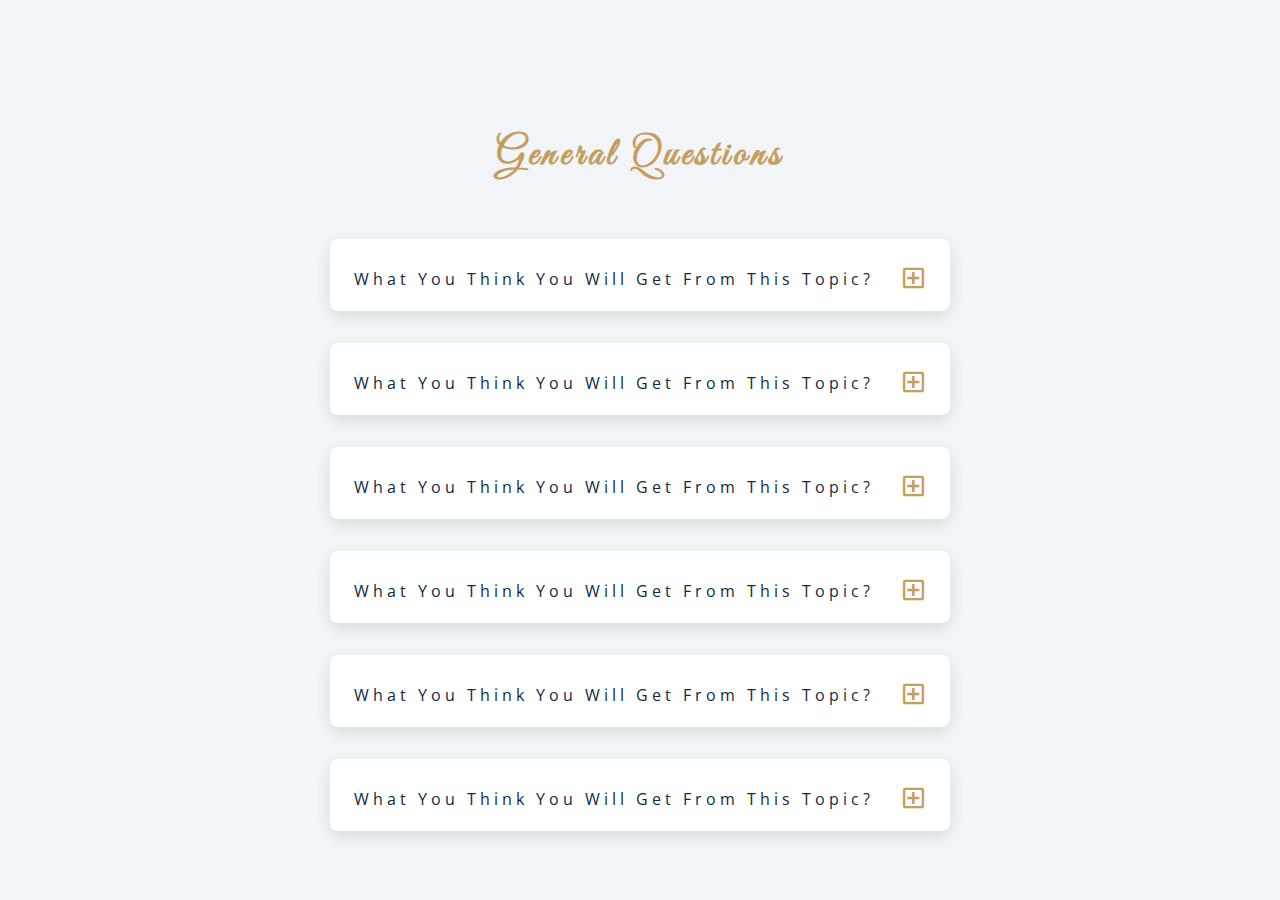
<file: ask-question-07/index.html>
<!DOCTYPE html>
<html lang="en">
  <head>
    <meta charset="UTF-8" />
    <meta name="viewport" content="width=device-width, initial-scale=1.0" />
    <title>Q & A</title>
    <!-- font-awesome -->
    <link
      rel="stylesheet"
      href="https://cdnjs.cloudflare.com/ajax/libs/font-awesome/5.14.0/css/all.min.css"
    />
    <!-- extra fonts -->
    <link
      href="https://fonts.googleapis.com/css?family=Great+Vibes&display=swap"
      rel="stylesheet"
    />
    <!-- styles -->
    <link rel="stylesheet" href="styles.css" />
  </head>
  <body>
    <section class="questions">
      <div class="title">
        <h2>general questions</h2>
      </div>
      <div class="section-center">
        <article class="question">
          <div class="question-title">
            <p>what you think you will get from this topic?</p>
            <button class="question-btn" type="button">
              <span class="plus-icon"><i class="far fa-plus-square"></i></span>
              <span class="minus-icon"><i class="far fa-minus-square"></i></span>
            </button>
          </div>
          <div class="question-text">
            <p>Lorem ipsum dolor sit amet consectetur adipisicing elit.
              Ducimus fugit voluptate voluptatum incidunt iusto, 
              libero quidem voluptatem eaque expedita sapiente.
            </p>
          </div>
        </article>
        <article class="question">
          <div class="question-title">
            <p>what you think you will get from this topic?</p>
            <button class="question-btn" type="button">
              <span class="plus-icon"><i class="far fa-plus-square"></i></span>
              <span class="minus-icon"><i class="far fa-minus-square"></i></span>
            </button>
          </div>
          <div class="question-text">
            <p>Lorem ipsum dolor sit amet consectetur adipisicing elit.
              Ducimus fugit voluptate voluptatum incidunt iusto, 
              libero quidem voluptatem eaque expedita sapiente.
            </p>
          </div>
        </article>
        <article class="question">
          <div class="question-title">
            <p>what you think you will get from this topic?</p>
            <button class="question-btn" type="button">
              <span class="plus-icon"><i class="far fa-plus-square"></i></span>
              <span class="minus-icon"><i class="far fa-minus-square"></i></span>
            </button>
          </div>
          <div class="question-text">
            <p>Lorem ipsum dolor sit amet consectetur adipisicing elit.
              Ducimus fugit voluptate voluptatum incidunt iusto, 
              libero quidem voluptatem eaque expedita sapiente.
            </p>
          </div>
        </article>
        <article class="question">
          <div class="question-title">
            <p>what you think you will get from this topic?</p>
            <button class="question-btn" type="button">
              <span class="plus-icon"><i class="far fa-plus-square"></i></span>
              <span class="minus-icon"><i class="far fa-minus-square"></i></span>
            </button>
          </div>
          <div class="question-text">
            <p>Lorem ipsum dolor sit amet consectetur adipisicing elit.
              Ducimus fugit voluptate voluptatum incidunt iusto, 
              libero quidem voluptatem eaque expedita sapiente.
            </p>
          </div>
        </article>
        <article class="question">
          <div class="question-title">
            <p>what you think you will get from this topic?</p>
            <button class="question-btn" type="button">
              <span class="plus-icon"><i class="far fa-plus-square"></i></span>
              <span class="minus-icon"><i class="far fa-minus-square"></i></span>
            </button>
          </div>
          <div class="question-text">
            <p>Lorem ipsum dolor sit amet consectetur adipisicing elit.
              Ducimus fugit voluptate voluptatum incidunt iusto, 
              libero quidem voluptatem eaque expedita sapiente.
            </p>
          </div>
        </article>
        <article class="question">
          <div class="question-title">
            <p>what you think you will get from this topic?</p>
            <button class="question-btn" type="button">
              <span class="plus-icon"><i class="far fa-plus-square"></i></span>
              <span class="minus-icon"><i class="far fa-minus-square"></i></span>
            </button>
          </div>
          <div class="question-text">
            <p>Lorem ipsum dolor sit amet consectetur adipisicing elit.
              Ducimus fugit voluptate voluptatum incidunt iusto, 
              libero quidem voluptatem eaque expedita sapiente.
            </p>
          </div>
        </article>
      </div>
    </section>
    <!-- javascript -->
    <script src="app.js"></script>
  </body>
</html>
</file>
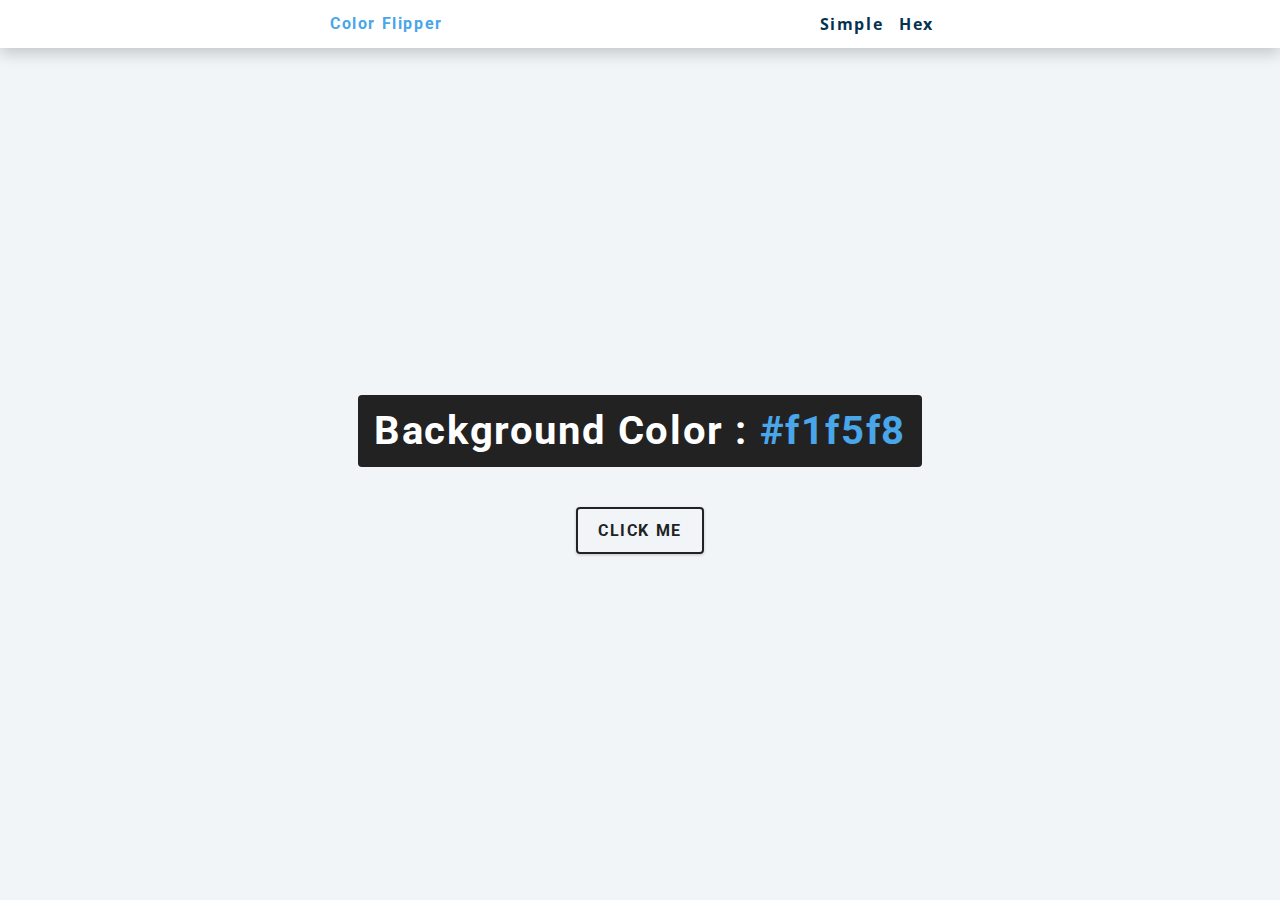
<file: color-flipper-01/index.html>
<!DOCTYPE html>
<html lang="en">
  <head>
    <meta charset="UTF-8" />
    <meta name="viewport" content="width=device-width, initial-scale=1.0" />
    <title>Color Flipper</title>

    <!-- styles -->
    <link rel="stylesheet" href="styles.css" />
  </head>
  <body>
    <nav>
      <div class="nav-center">
        <h4>color Flipper</h4>
        <ul class="nav-links">
          <li><a href="index.html">simple</a></li>
          <li><a href="hex.html">hex</a></li>
        </ul>
      </div>
    </nav>
    <main>
      <div class="container">
        <h2>Background Color : <span class="color">#f1f5f8</span></h2>
        <button class="btn btn-hero" id="btn">Click Me</button>
      </div>
    </main>
    <!-- javascript -->
    <script src="app.js"></script>
  </body>
</html>
</file>
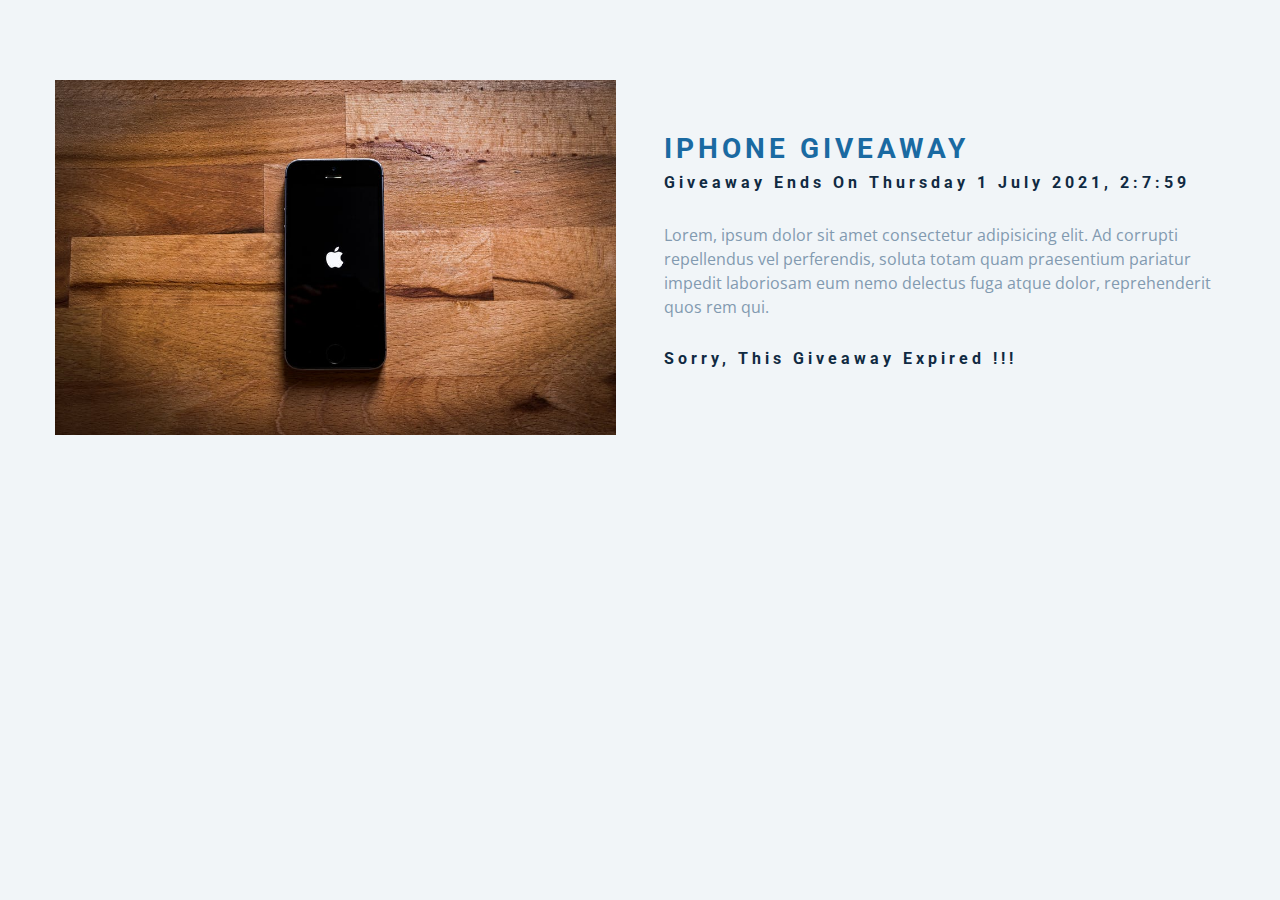
<file: count-down-12/index.html>
<!DOCTYPE html>
<html lang="en">
  <head>
    <meta charset="UTF-8" />
    <meta name="viewport" content="width=device-width, initial-scale=1.0" />
    <title>Countdown</title>

    <!-- styles -->
    <link rel="stylesheet" href="styles.css" />
  </head>
  <body>
    <section class="section-center">
      <article class="gift-img">
        <img src="./gift.jpeg" alt="gift-img">
      </article>
      <article class="gift-info">
        <h3>iphone giveaway</h3>
        <h4 class="giveaway">giveaway ends on sunday 24 April 2022, 8:00am</h4>
        <p>Lorem, ipsum dolor sit amet consectetur adipisicing elit. Ad corrupti repellendus vel perferendis, 
          soluta totam quam praesentium pariatur impedit laboriosam eum 
          nemo delectus fuga atque dolor, reprehenderit quos rem qui.
        </p>
        <div class="deadline">
          <div class="deadline-format">
            <div>
              <h4 class="days">34</h4>
              <span>days</span>
            </div>
          </div>  
          <div class="deadline-format">
            <div>
              <h4 class="hours">34</h4>
              <span>hours</span>
            </div>
          </div>  
          <div class="deadline-format">
            <div>
              <h4 class="mins">34</h4>
              <span>mins</span>
            </div>
          </div>
          <div class="deadline-format">
            <div>
              <h4 class="secs">34</h4>
              <span>secs</span>
            </div>
          </div>
        </div>  
      </article>
    </section>
    <!-- javascript -->
    <script src="app.js"></script>
  </body>
</html>
</file>
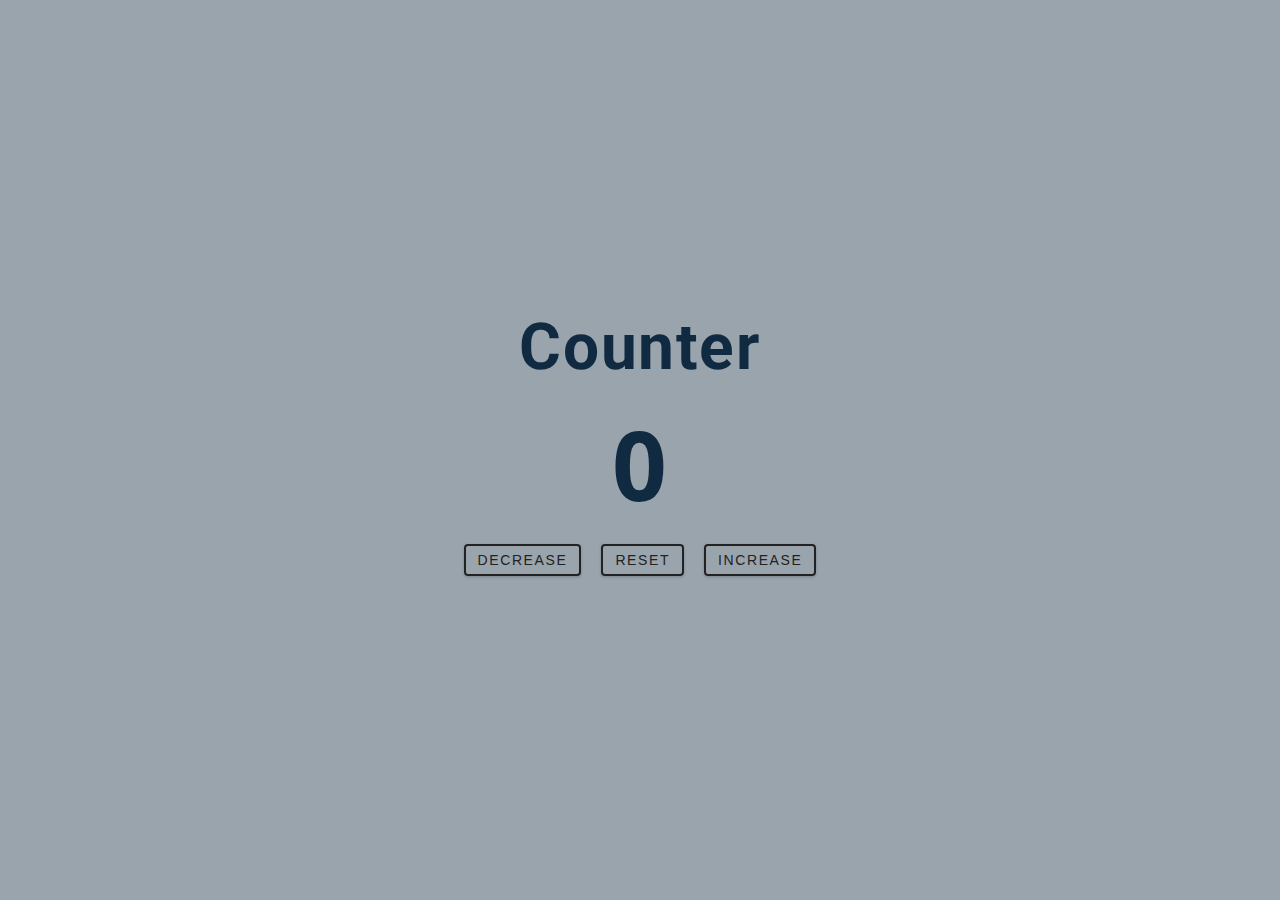
<file: counter-02/index.html>
<!DOCTYPE html>
<html lang="en">
  <head>
    <meta charset="UTF-8" />
    <meta name="viewport" content="width=device-width, initial-scale=1.0" />
    <title>Counter</title>

    <!-- styles -->
    <link rel="stylesheet" href="styles.css" />
  </head>
  <body>
    <main>
      <div class="container">
        <h1>counter</h1>
        <span id="value">0</span>
        <div class="button-container">
          <button class="btn decrease">decrease</button>
          <button class="btn reset">reset</button>
          <button class="btn increase">increase</button>
        </div>
      </div>
    </main>
    <!-- javascript -->
    <script src="app.js"></script>
  </body>
</html>
</file>
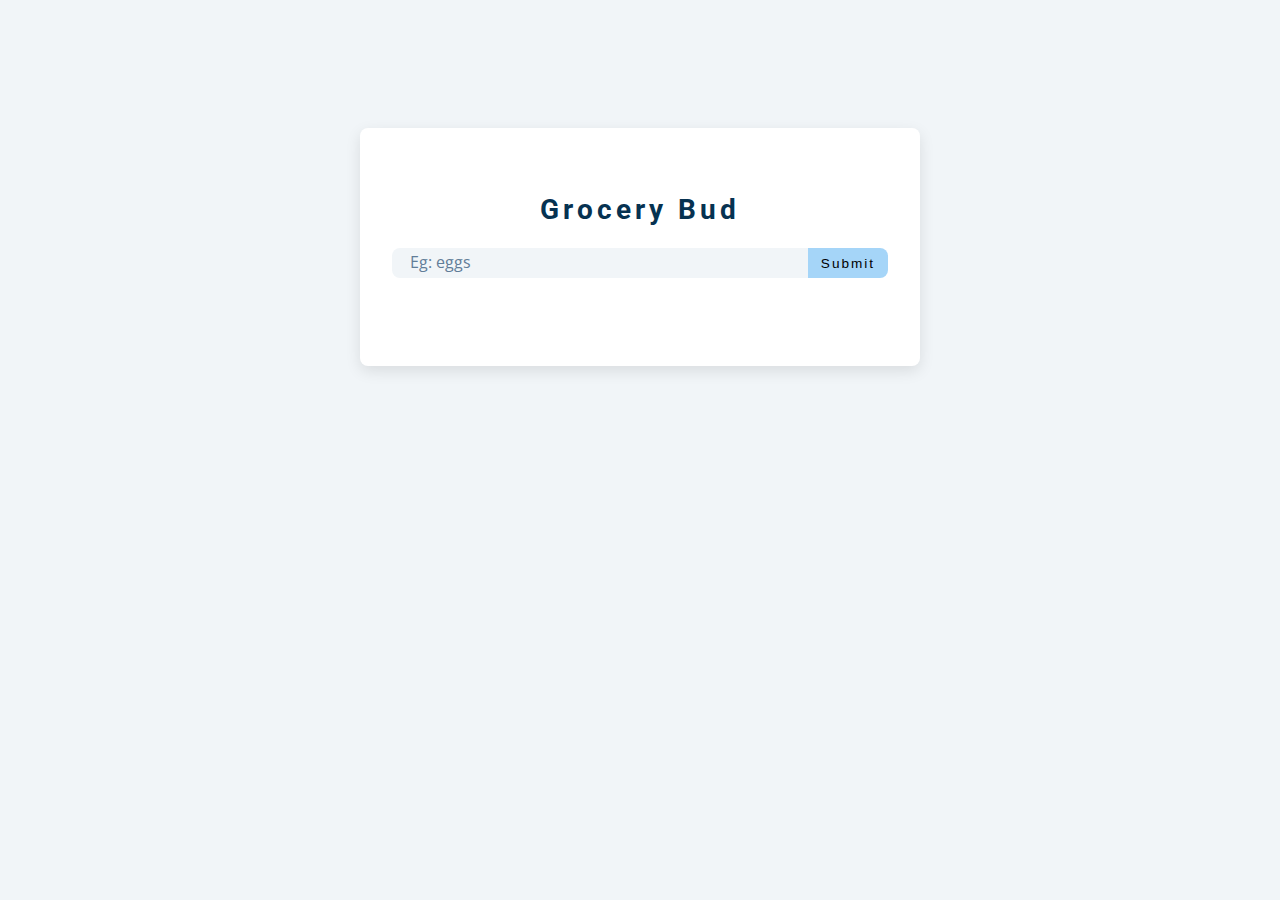
<file: grocery-14/index.html>
<!DOCTYPE html>
<html lang="en">
  <head>
    <meta charset="UTF-8" />
    <meta name="viewport" content="width=device-width, initial-scale=1.0" />
    <title>Grocery Bud</title>
    <!-- font-awesome -->
    <link
      rel="stylesheet"
      href="https://cdnjs.cloudflare.com/ajax/libs/font-awesome/5.14.0/css/all.min.css"
    />
    <!-- styles -->
    <link rel="stylesheet" href="styles.css" />
  </head>
  <body>
    <section class="section-center">
      <form class="grocery-form">
        <p class="alert"></p>
        <h3>grocery bud</h3>
        <div class="form-control">
          <input type="text" placeholder="Eg: eggs " id="grocery" />
          <button class="submit-btn" type="submit">submit</button>
        </div>
      </form>
      <div class="grocery-container">
        <div class="grocery-list">
          
        </div>
        <button class="clear-btn" type="button">clear item</button>
      </div>
    </section>
    <!-- javascript -->
    <script src="app.js"></script>
  </body>
</html>
</file>
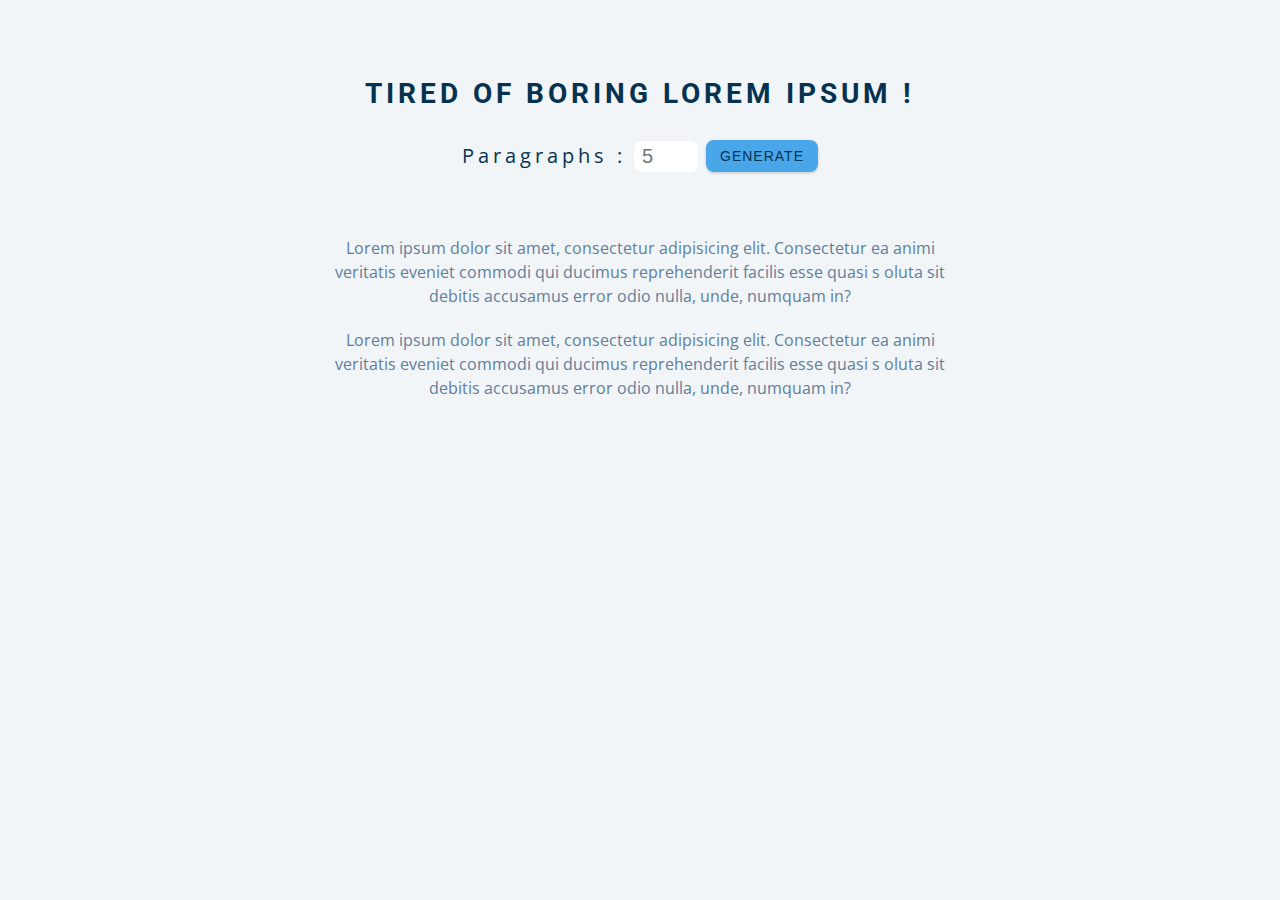
<file: lorem-ipsum-13/index.html>
<!DOCTYPE html>
<html lang="en">
  <head>
    <meta charset="UTF-8" />
    <meta name="viewport" content="width=device-width, initial-scale=1.0" />
    <title>Lorem Ipsum</title>

    <!-- styles -->
    <link rel="stylesheet" href="styles.css" />
  </head>
  <body>
    <section class="section-center">
      <h3>tired of boring lorem ipsum ! </h3>
      <form class="lorem-form">
        <label for="amount">paragraphs : </label>
        <input type="number" name="amount" placeholder="5" id="amount">
        <button class="btn" type="submit">generate</button>
      </form>
      <article class="lorem-text">
        <p>
          Lorem ipsum dolor sit amet, consectetur adipisicing elit. 
          Consectetur ea animi veritatis eveniet 
          commodi qui ducimus reprehenderit facilis esse quasi s
          oluta sit debitis accusamus error odio nulla, unde, numquam in?
        </p>
        <p>
          Lorem ipsum dolor sit amet, consectetur adipisicing elit. 
          Consectetur ea animi veritatis eveniet 
          commodi qui ducimus reprehenderit facilis esse quasi s
          oluta sit debitis accusamus error odio nulla, unde, numquam in?
        </p>
      </article>
    </section>
    <!-- javascript -->
    <script src="app.js"></script>
  </body>
</html>
</file>
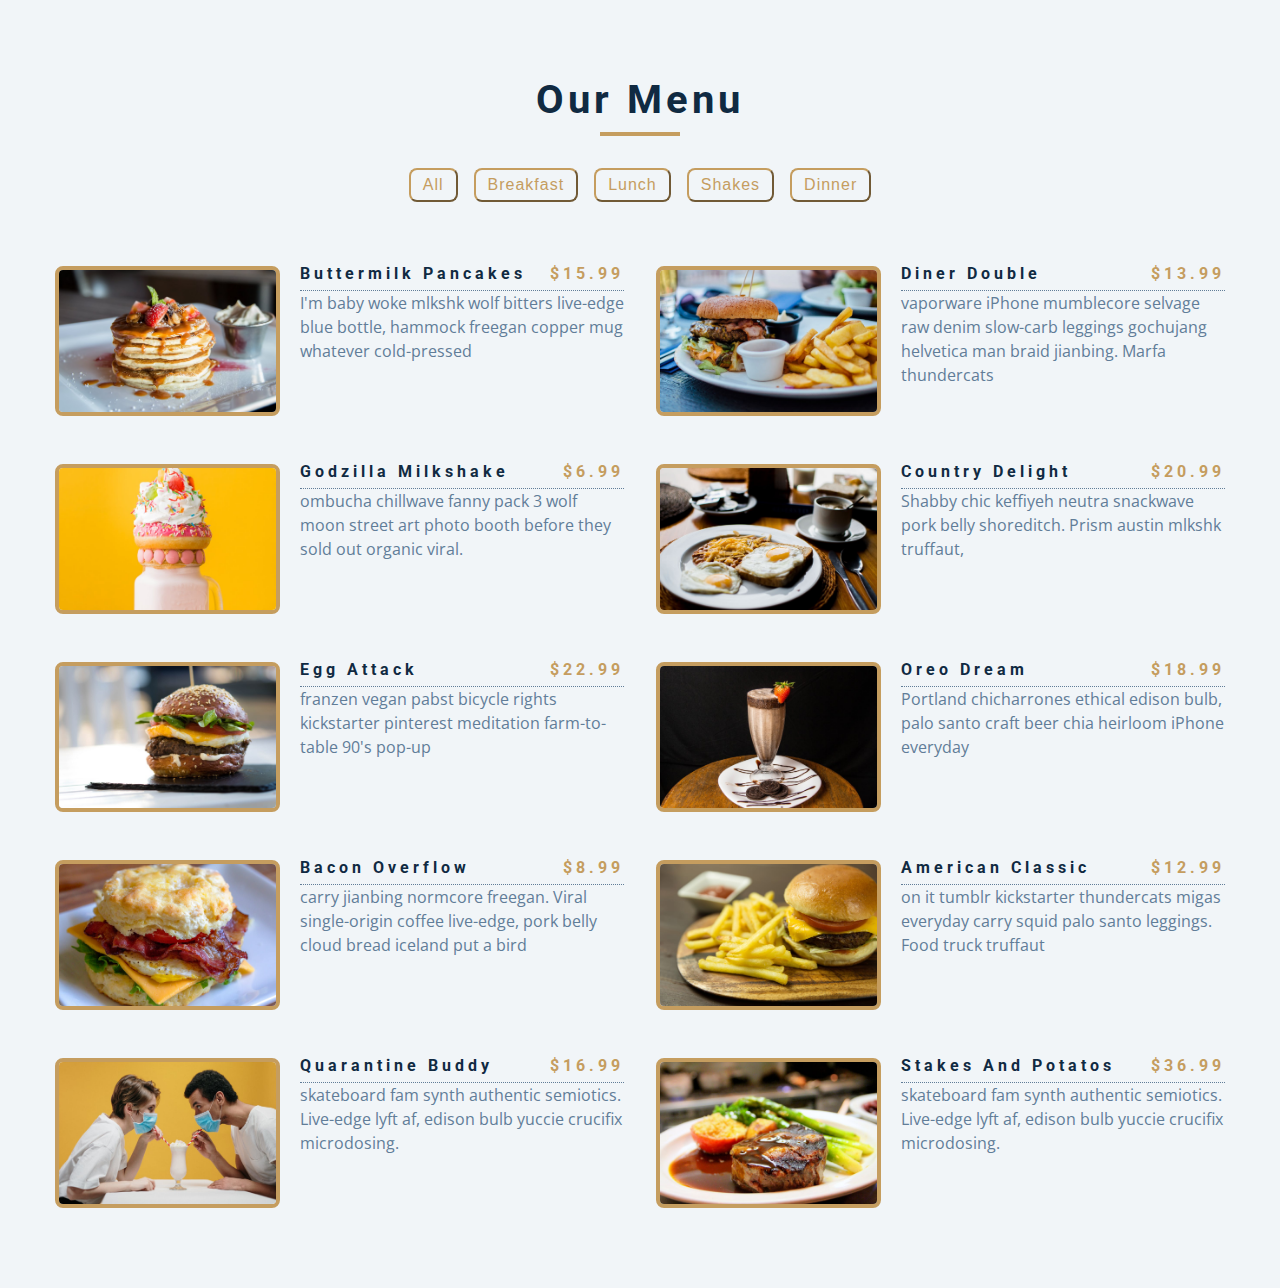
<file: menu-items-08/index.html>
<!DOCTYPE html>
<html lang="en">
  <head>
    <meta charset="UTF-8" />
    <meta name="viewport" content="width=device-width, initial-scale=1.0" />
    <title>Starter</title>
    <!-- font-awesome -->
    <link
      rel="stylesheet"
      href="https://cdnjs.cloudflare.com/ajax/libs/font-awesome/5.14.0/css/all.min.css"
    />
    <!-- styles -->
    <link rel="stylesheet" href="styles.css" />
  </head>
  <body>
    <section class="menu">
      <div class="title">
        <h2>our menu</h2>
        <div class="underline"></div>
      </div>
      <div class="btn-container">
        <!-- <button class="filter-btn" type="button" data-id="all">all</button>
        <button class="filter-btn" type="button" data-id="breakfast">breakfast</button>
        <button class="filter-btn" type="button" data-id="lunch">lunch</button>
        <button class="filter-btn" type="button" data-id="shakes">shakes</button> -->
      </div>
      <div class="section-center">
        <!-- <article class="menu-item">
          <img src="./menu-item.jpeg" alt="menu-item" class="photo" />
          <div class="item-info">
            <header>
              <h4>buttermilk pancakes</h4>
              <h4 class="price">$15</h4>
            </header>
            <p class="item-text">Lorem ipsum dolor sit amet consectetur adipisicing elit. 
              Provident consequatur voluptatem delectus earum quia. 
              Quos expedita ea inventore odit cupiditate!</p>
          </div>
        </article> -->
      </div>
      
    </section>
    <!-- javascript -->
    <script src="app.js"></script>
  </body>
</html>
</file>
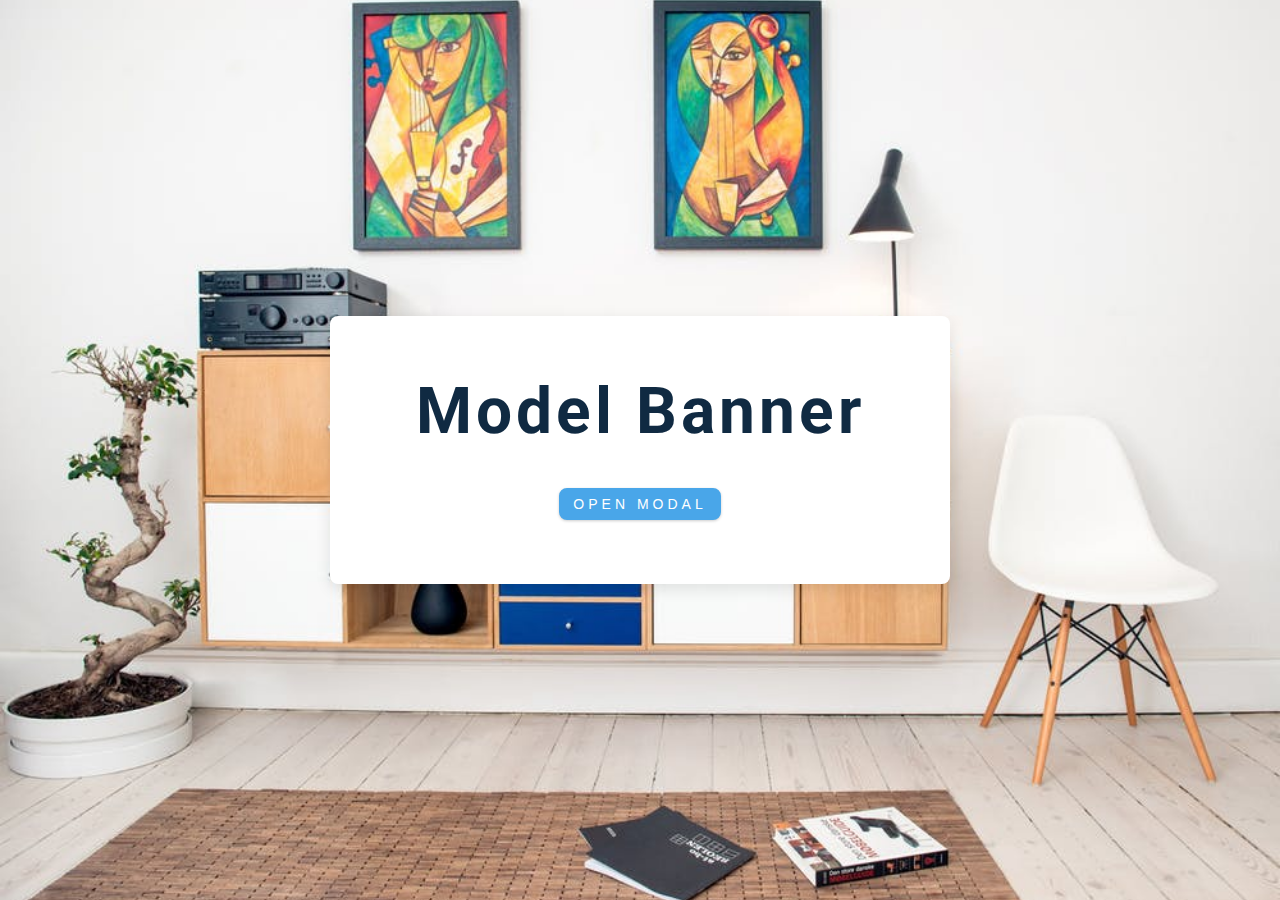
<file: overlay-model-06/index.html>
<!DOCTYPE html>
<html lang="en">
  <head>
    <meta charset="UTF-8" />
    <meta name="viewport" content="width=device-width, initial-scale=1.0" />
    <title>Overlay Modal</title>
    <!-- font-awesome -->
    <link
      rel="stylesheet"
      href="https://cdnjs.cloudflare.com/ajax/libs/font-awesome/5.14.0/css/all.min.css"
    />
    <!-- styles -->
    <link rel="stylesheet" href="styles.css" />
  </head>
  <body>
    <header class="hero">
      <div class="banner">
        <h1>model banner</h1>
        <button class="btn modal-btn">open modal</button>
      </div>
    </header>
    <div class="modal-overlay">
      <div class="modal-container">
        <h3>modal content</h3>
        <button class="close-btn"><i class="fas fa-times"></i></button>
      </div>
    </div>
    <!-- javascript -->
    <script src="app.js"></script>
  </body>
</html>
</file>
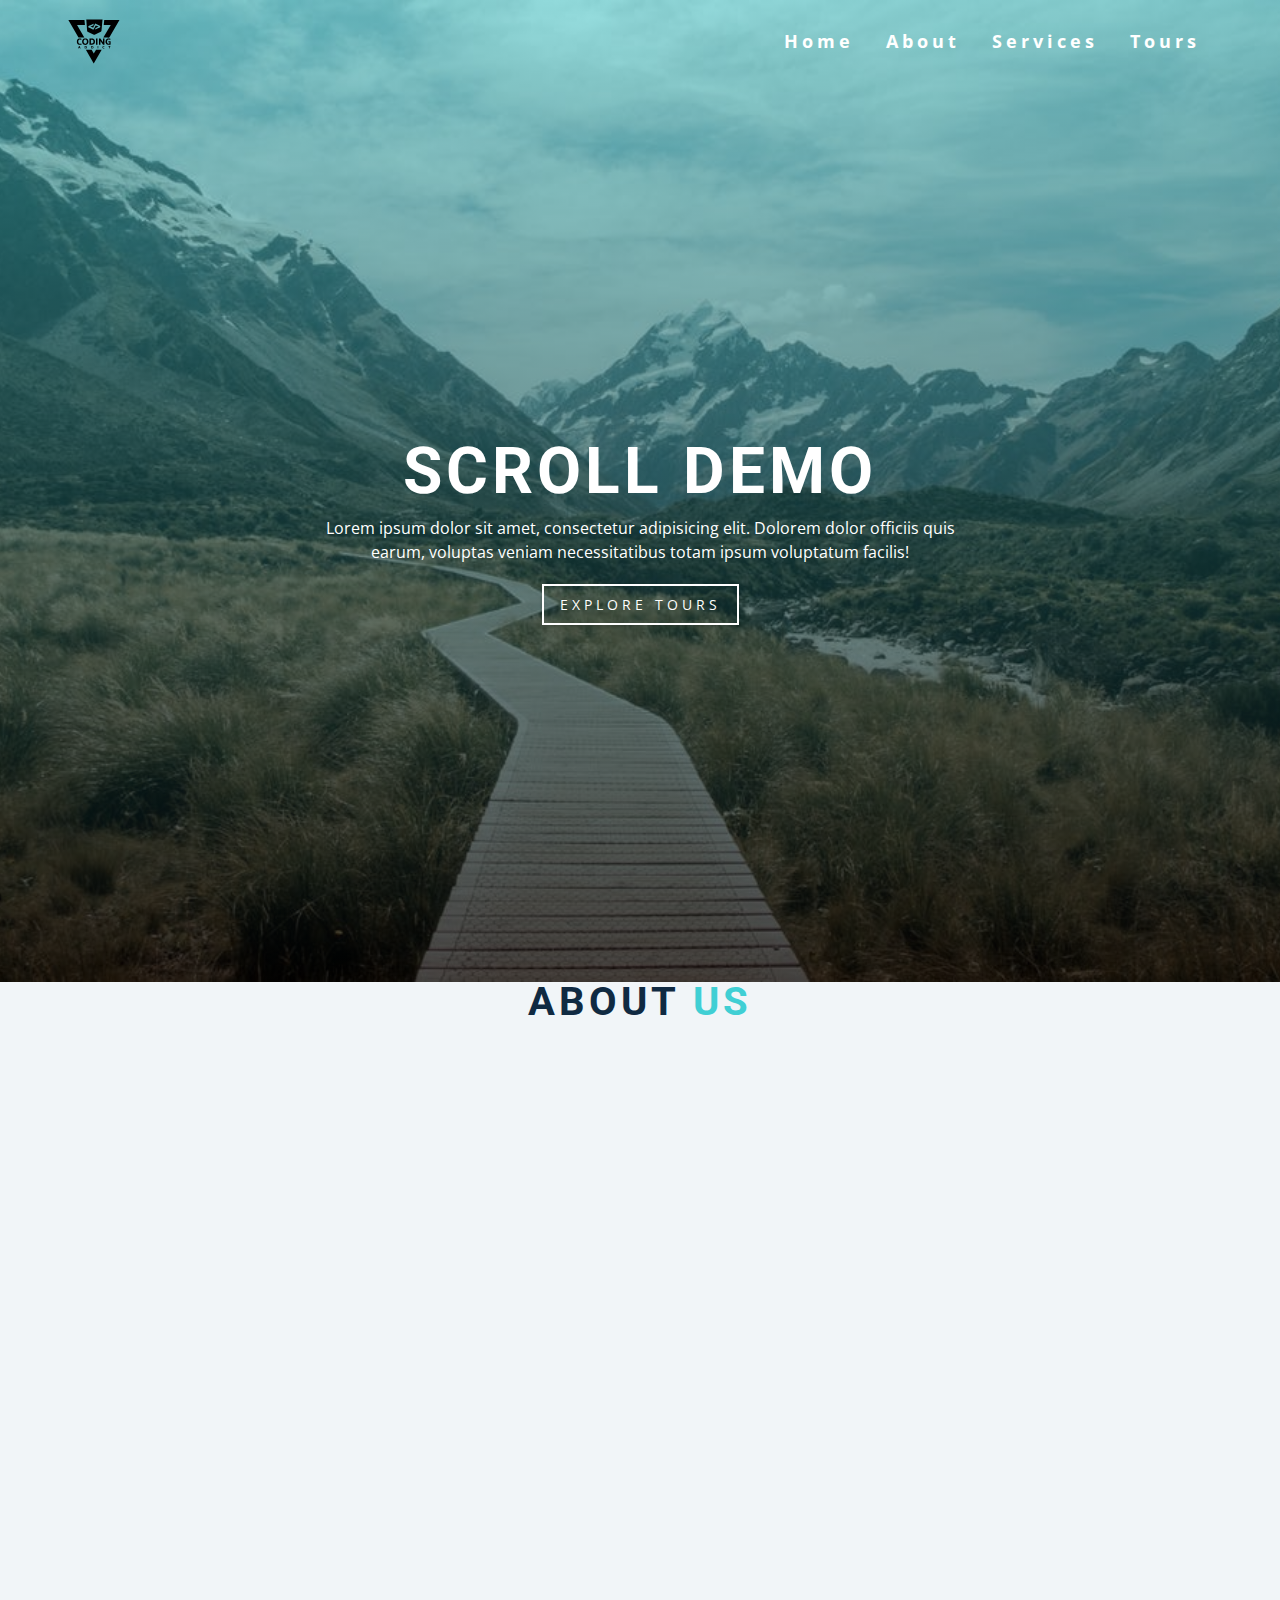
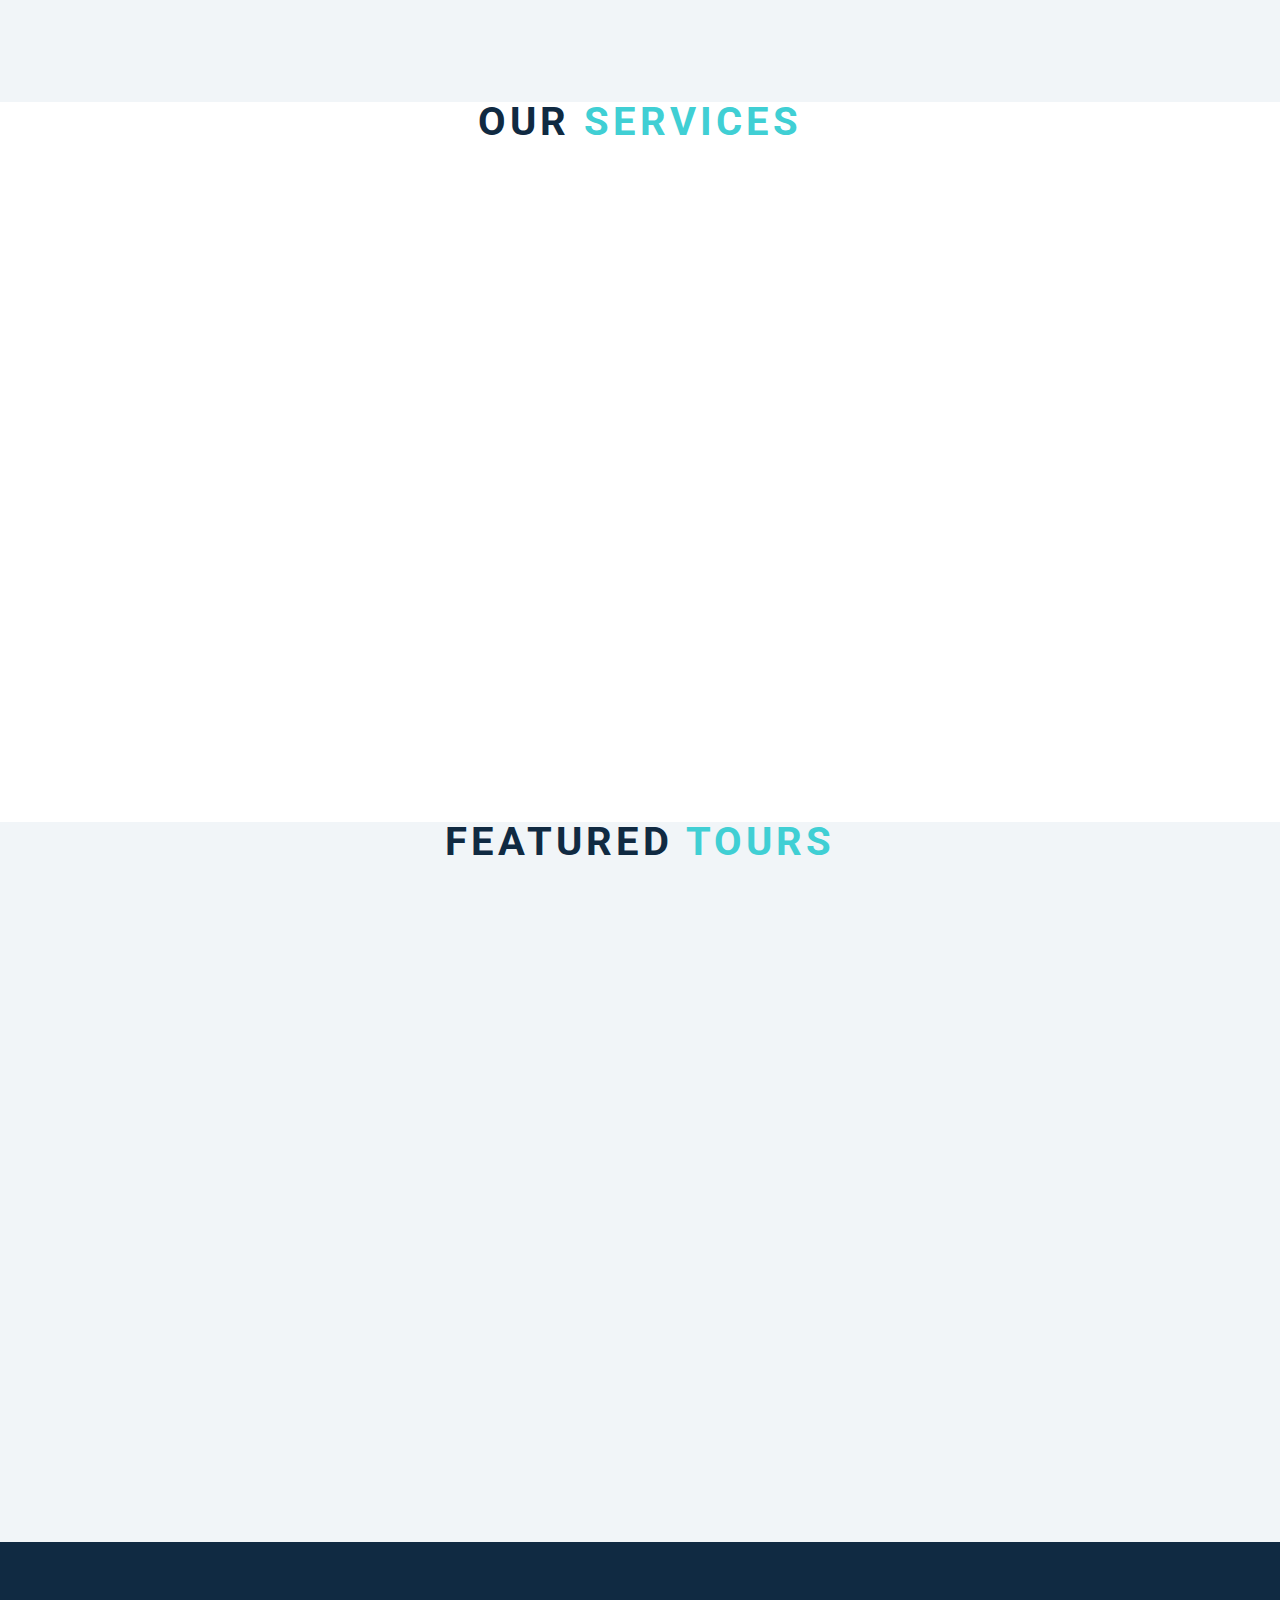
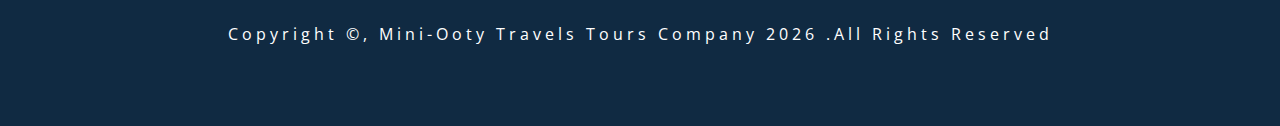
<file: scroll-10/index.html>
<!DOCTYPE html>
<html lang="en">
  <head>
    <meta charset="UTF-8" />
    <meta name="viewport" content="width=device-width, initial-scale=1.0" />
    <title>Scroll</title>
    <!-- font-awesome -->
    <link
      rel="stylesheet"
      href="https://cdnjs.cloudflare.com/ajax/libs/font-awesome/5.14.0/css/all.min.css"
    />
    <!-- styles -->
    <link rel="stylesheet" href="styles.css" />
  </head>
  <body>
    <!-- home page -->
    <header id="home">
      <!-- nav bar -->
      <nav id="nav">
        <div class="nav-center">
          <!-- nav header -->
          <div class="nav-header">
            <img src="./logo.svg" alt="logo" class="logo" />
            <button class="nav-toggle">
              <i class="fas fa-bars"></i>
            </button>
          </div>
          <!-- links for navigation -->
          <div class="links-container">
            <ul class="links">
              <li>
                <a href="#home" class="scroll-link">home</a>
              </li>
              <li>
                <a href="#about" class="scroll-link">about</a>
              </li>
              <li>
                <a href="#services" class="scroll-link">services</a>
              </li>
              <li>
                <a href="#tours" class="scroll-link">tours</a>
              </li>
            </ul>
          </div>
        </div>
      </nav>
      <!-- banner for home page -->
      <div class="banner">
        <div class="container">
          <h1>scroll demo</h1>
          <p>Lorem ipsum dolor sit amet, consectetur adipisicing elit. 
            Dolorem dolor officiis quis earum, 
            voluptas veniam necessitatibus totam ipsum voluptatum facilis!</p>
            <a href="#tours" class="scroll-links btn btn-white">explore tours</a>
        </div>
      </div>
    </header>
    <!-- section for about -->
    <section class="section" id="about">
      <div class="title">
        <h2>about <span>us</span></h2>
      </div>
    </section>
    <!-- section for services -->
    <section class="section" id="services">
      <div class="title">
        <h2>our <span>services</span></h2>
      </div>
    </section>
    <!-- section for tours -->
    <section class="section" id="tours">
      <div class="title">
        <h2>featured <span>tours</span></h2>
      </div>
    </section>
    <!-- section for footer -->
    <footer class="section">
      <p>copyright &copy;, mini-ooty travels tours company <span id="date"> </span> .all rights reserved</p>
    </footer>
    <!-- back to top button -->
    <a href="#home" class="scroll-link top-link">
      <i class="fas fa-arrow-up"></i>
    </a>
    <!-- javascript -->
    <script src="app.js"></script>
  </body>
</html>
</file>
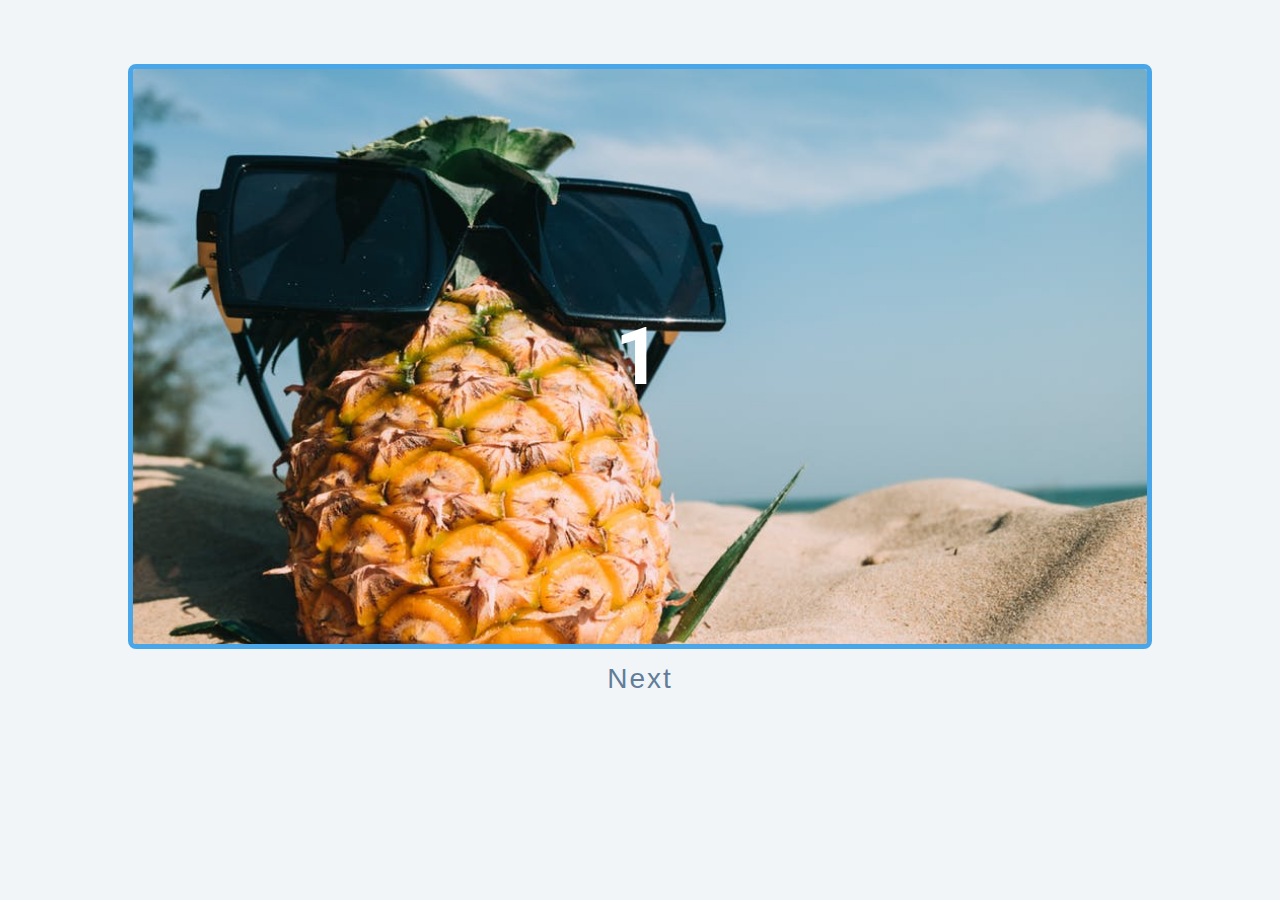
<file: slider-15/index.html>
<!DOCTYPE html>
<html lang="en">
  <head>
    <meta charset="UTF-8" />
    <meta name="viewport" content="width=device-width, initial-scale=1.0" />
    <title>Slider</title>

    <!-- styles -->
    <link rel="stylesheet" href="styles.css" />
  </head>
  <body>
    <div class="slider-container">
      <div class="slide">
        <img src="./img-2.jpeg" alt="img2" class="slide-img">
        <h1>1</h1>
      </div>
      <div class="slide">
        <img src="./img-1.jpeg" class="slide-ing" alt="img1">
        <h1>2</h1>
      </div>
      <div class="slide">
        <h1>3</h1>
      </div>
      <div class="slide">
        <img src="./person-1.jpeg" alt="person-img" class="person-img" />
        <h4>susan doe</h4>
        <h1>4</h1>
      </div>
    </div>
    <div class="btn-container">
      <button type="button" class="prevBtn">prev</button>
      <button type="button" class="nextBtn">next</button>
    </div>

    <!-- javascript -->
    <script src="app.js"></script>
  </body>
</html>
</file>
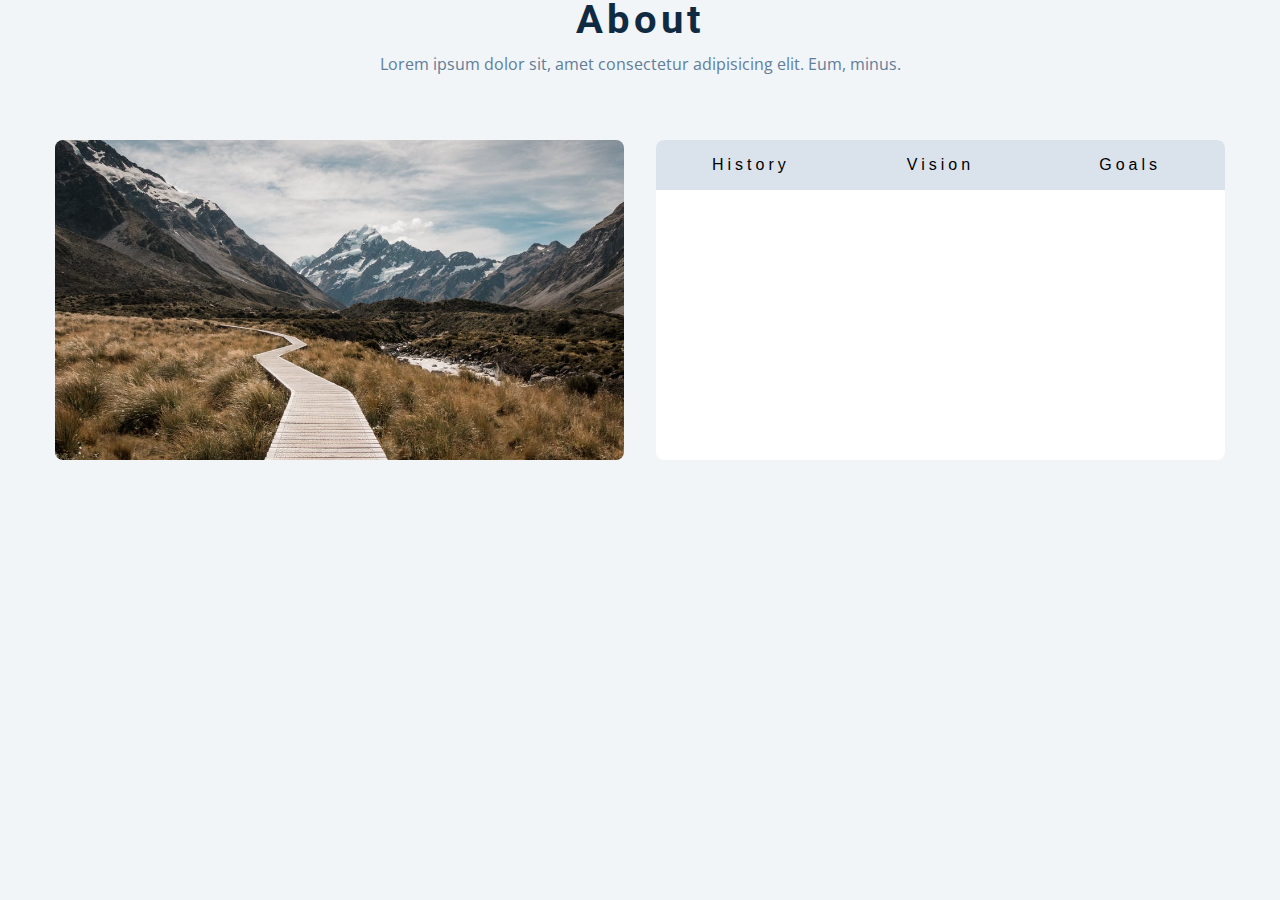
<file: tabs-11/index.html>
<!DOCTYPE html>
<html lang="en">
  <head>
    <meta charset="UTF-8" />
    <meta name="viewport" content="width=device-width, initial-scale=1.0" />
    <title>Tabs</title>

    <!-- styles -->
    <link rel="stylesheet" href="styles.css" />
  </head>
  <body>
    <section>
      <div class="title">
        <h2>about</h2>
        <p>Lorem ipsum dolor sit, amet consectetur adipisicing elit. Eum, minus.</p>
      </div>
      <div class="about-center section-center">
        <article class="about-img">
          <img src="./hero-bcg.jpeg" alt="img">
        </article>
        <article class="about">
          <div class="btn-container">
            <button class="tab-btn" data-id="history">history</button>
            <button class="tab-btn" data-id="vision">vision</button>
            <button class="tab-btn" data-id="goals">goals</button>
          </div>
          <article class="about-content">
            <div class="content" id="history">
              <h4>history</h4>
              <p>
                I'm baby wolf pickled schlitz try-hard normcore marfa man bun mumblecore vice
                pop-up XOXO lomo kombucha glossier bicycle rights. Umami kinfolk salvia jean
                shorts offal venmo. Knausgaard tilde try-hard, woke fixie banjo man bun. Small
                batch tumeric mustache tbh wayfarers 8-bit shaman chartreuse tacos. Viral
                direct trade hoodie ugh chambray, craft beer pork belly flannel tacos
                single-origin coffee art party migas plaid pop-up.
              </p>
            </div>
            <div class="content" id="vision">
              <h4>vision</h4>
              <p>
                Man bun PBR&B keytar copper mug prism, hell of helvetica. Synth crucifix offal
                deep v hella biodiesel. Church-key listicle polaroid put a bird on it
                chillwave palo santo enamel pin, tattooed meggings franzen la croix cray.
                Retro yr aesthetic four loko tbh helvetica air plant, neutra palo santo tofu
                mumblecore. Hoodie bushwick pour-over jean shorts chartreuse shabby chic. Roof
                party hammock master cleanse pop-up truffaut, bicycle rights skateboard
                affogato readymade sustainable deep v live-edge schlitz narwhal.
              </p>
              <ul>
                <li>list item</li>
                <li>list item</li>
                <li>list item</li>
              </ul>
            </div>
            <div class="content" id="goals">
              <h4>goals</h4>
              <p>
                Chambray authentic truffaut, kickstarter brunch taxidermy vape heirloom four
                dollar toast raclette shoreditch church-key. Poutine etsy tote bag, cred
                fingerstache leggings cornhole everyday carry blog gastropub. Brunch biodiesel
                sartorial mlkshk swag, mixtape hashtag marfa readymade direct trade man braid
                cold-pressed roof party. Small batch adaptogen coloring book heirloom.
                Letterpress food truck hammock literally hell of wolf beard adaptogen everyday
                carry. Dreamcatcher pitchfork yuccie, banh mi salvia venmo photo booth quinoa
                chicharrones.
              </p>              
            </div>
          </article>
        </article>
      </div>
    </section>
    <!-- javascript -->
    <script src="app.js"></script>
  </body>
</html>
</file>
<file: ask-question-07/styles.css>
/*
=============== 
Fonts
===============
*/
@import url("https://fonts.googleapis.com/css?family=Open+Sans|Roboto:400,700&display=swap");

/*
=============== 
Variables
===============
*/

:root {
  /* dark shades of primary color*/
  --clr-primary-1: hsl(205, 86%, 17%);
  --clr-primary-2: hsl(205, 77%, 27%);
  --clr-primary-3: hsl(205, 72%, 37%);
  --clr-primary-4: hsl(205, 63%, 48%);
  /* primary/main color */
  --clr-primary-5: #49a6e9;
  /* lighter shades of primary color */
  --clr-primary-6: hsl(205, 89%, 70%);
  --clr-primary-7: hsl(205, 90%, 76%);
  --clr-primary-8: hsl(205, 86%, 81%);
  --clr-primary-9: hsl(205, 90%, 88%);
  --clr-primary-10: hsl(205, 100%, 96%);
  /* darkest grey - used for headings */
  --clr-grey-1: hsl(209, 61%, 16%);
  --clr-grey-2: hsl(211, 39%, 23%);
  --clr-grey-3: hsl(209, 34%, 30%);
  --clr-grey-4: hsl(209, 28%, 39%);
  /* grey used for paragraphs */
  --clr-grey-5: hsl(210, 22%, 49%);
  --clr-grey-6: hsl(209, 23%, 60%);
  --clr-grey-7: hsl(211, 27%, 70%);
  --clr-grey-8: hsl(210, 31%, 80%);
  --clr-grey-9: hsl(212, 33%, 89%);
  --clr-grey-10: hsl(210, 36%, 96%);
  --clr-white: #fff;
  --clr-red-dark: hsl(360, 67%, 44%);
  --clr-red-light: hsl(360, 71%, 66%);
  --clr-green-dark: hsl(125, 67%, 44%);
  --clr-green-light: hsl(125, 71%, 66%);
  --clr-gold: #c59d5f;
  --clr-black: #222;
  --ff-primary: "Roboto", sans-serif;
  --ff-secondary: "Open Sans", sans-serif;
  --transition: all 0.3s linear;
  --spacing: 0.25rem;
  --radius: 0.5rem;
  --light-shadow: 0 5px 15px rgba(0, 0, 0, 0.1);
  --dark-shadow: 0 5px 15px rgba(0, 0, 0, 0.2);
  --max-width: 1170px;
  --fixed-width: 620px;
}
/*
=============== 
Global Styles
===============
*/

*,
::after,
::before {
  margin: 0;
  padding: 0;
  box-sizing: border-box;
}
body {
  font-family: var(--ff-secondary);
  background: var(--clr-grey-10);
  color: var(--clr-grey-1);
  line-height: 1.5;
  font-size: 0.875rem;
}
ul {
  list-style-type: none;
}
a {
  text-decoration: none;
}
img:not(.logo) {
  width: 100%;
}
img {
  display: block;
}

h1,
h2,
h3,
h4 {
  letter-spacing: var(--spacing);
  text-transform: capitalize;
  line-height: 1.25;
  margin-bottom: 0.75rem;
  font-family: var(--ff-primary);
}
h1 {
  font-size: 3rem;
}
h2 {
  font-size: 2rem;
}
h3 {
  font-size: 1.25rem;
}
h4 {
  font-size: 0.875rem;
}
p {
  margin-bottom: 1.25rem;
  color: var(--clr-grey-5);
}
@media screen and (min-width: 800px) {
  h1 {
    font-size: 4rem;
  }
  h2 {
    font-size: 2.5rem;
  }
  h3 {
    font-size: 1.75rem;
  }
  h4 {
    font-size: 1rem;
  }
  body {
    font-size: 1rem;
  }
  h1,
  h2,
  h3,
  h4 {
    line-height: 1;
  }
}
/*  global classes */

.btn {
  text-transform: uppercase;
  background: transparent;
  color: var(--clr-black);
  padding: 0.375rem 0.75rem;
  letter-spacing: var(--spacing);
  display: inline-block;
  transition: var(--transition);
  font-size: 0.875rem;
  border: 2px solid var(--clr-black);
  cursor: pointer;
  box-shadow: 0 1px 3px rgba(0, 0, 0, 0.2);
  border-radius: var(--radius);
}
.btn:hover {
  color: var(--clr-white);
  background: var(--clr-black);
}
/* section */
.section {
  padding: 5rem 0;
}

.section-center {
  width: 90vw;
  margin: 0 auto;
  max-width: 1170px;
}
@media screen and (min-width: 992px) {
  .section-center {
    width: 95vw;
  }
}
main {
  min-height: 100vh;
  display: grid;
  place-items: center;
}
/*
=============== 
Questions
===============
*/
.title {
  margin-top: 15vh;
  margin-bottom: 4rem;
}
.title h2 {
  color: var(--clr-gold);
  font-family: "Great Vibes", cursive;
  text-align: center;
}
.section-center {
  max-width: var(--fixed-width);
}
.question {
  background: var(--clr-white);
  border-radius: var(--radius);
  box-shadow: var(--light-shadow);
  padding: 1.5rem 1.5rem 0 1.5rem;
  margin-bottom: 2rem;
}
.question-title {
  display: flex;
  justify-content: space-between;
  align-items: center;
  text-transform: capitalize;
  padding-bottom: 1rem;
}
.question-title p {
  margin-bottom: 0;
  letter-spacing: var(--spacing);
  color: var(--clr-grey-1);
}
.question-btn {
  font-size: 1.5rem;
  background: transparent;
  border-color: transparent;
  cursor: pointer;
  color: var(--clr-gold);
  transition: var(--transition);
}
.question-btn:hover {
  transform: rotate(90deg);
}
.question-text {
  padding: 1rem 0 1.5rem 0;
  border-top: 1px solid rgba(0, 0, 0, 0.2);
}
.question-text p {
  margin-bottom: 0;
}
/* hide text */ 
.question-text {
  display: none;
}
.show-text .question-text {
  display: block;
}
.minus-icon {
  display: none;
}
.show-text .minus-icon {
  display: inline;
}
.show-text .plus-icon {
  display: none;
}
</file>
<file: color-flipper-01/styles.css>
/*
=============== 
Fonts
===============
*/
@import url("https://fonts.googleapis.com/css?family=Open+Sans|Roboto:400,700&display=swap");

/*
=============== 
Variables
===============
*/

:root {
  /* dark shades of primary color*/
  --clr-primary-1: hsl(205, 86%, 17%);
  --clr-primary-2: hsl(205, 77%, 27%);
  --clr-primary-3: hsl(205, 72%, 37%);
  --clr-primary-4: hsl(205, 63%, 48%);
  /* primary/main color */
  --clr-primary-5: hsl(205, 78%, 60%);
  /* lighter shades of primary color */
  --clr-primary-6: hsl(205, 89%, 70%);
  --clr-primary-7: hsl(205, 90%, 76%);
  --clr-primary-8: hsl(205, 86%, 81%);
  --clr-primary-9: hsl(205, 90%, 88%);
  --clr-primary-10: hsl(205, 100%, 96%);
  /* darkest grey - used for headings */
  --clr-grey-1: hsl(209, 61%, 16%);
  --clr-grey-2: hsl(211, 39%, 23%);
  --clr-grey-3: hsl(209, 34%, 30%);
  --clr-grey-4: hsl(209, 28%, 39%);
  /* grey used for paragraphs */
  --clr-grey-5: hsl(210, 22%, 49%);
  --clr-grey-6: hsl(209, 23%, 60%);
  --clr-grey-7: hsl(211, 27%, 70%);
  --clr-grey-8: hsl(210, 31%, 80%);
  --clr-grey-9: hsl(212, 33%, 89%);
  --clr-grey-10: hsl(210, 36%, 96%);
  --clr-white: #fff;
  --clr-red-dark: hsl(360, 67%, 44%);
  --clr-red-light: hsl(360, 71%, 66%);
  --clr-green-dark: hsl(125, 67%, 44%);
  --clr-green-light: hsl(125, 71%, 66%);
  --clr-black: #222;
  --ff-primary: "Roboto", sans-serif;
  --ff-secondary: "Open Sans", sans-serif;
  --transition: all 0.3s linear;
  --spacing: 0.1rem;
  --radius: 0.25rem;
  --light-shadow: 0 5px 15px rgba(0, 0, 0, 0.1);
  --dark-shadow: 0 5px 15px rgba(0, 0, 0, 0.2);
  --max-width: 1170px;
  --fixed-width: 620px;
}
/*
=============== 
Global Styles
===============
*/

*,
::after,
::before {
  margin: 0;
  padding: 0;
  box-sizing: border-box;
}
body {
  font-family: var(--ff-secondary);
  background: var(--clr-grey-10);
  color: var(--clr-grey-1);
  line-height: 1.5;
  font-size: 0.875rem;
}
ul {
  list-style-type: none;
}
a {
  text-decoration: none;
}
h1,
h2,
h3,
h4 {
  letter-spacing: var(--spacing);
  text-transform: capitalize;
  line-height: 1.25;
  margin-bottom: 0.75rem;
  font-family: var(--ff-primary);
}
h1 {
  font-size: 3rem;
}
h2 {
  font-size: 2rem;
}
h3 {
  font-size: 1.25rem;
}
h4 {
  font-size: 0.875rem;
}
p {
  margin-bottom: 1.25rem;
  color: var(--clr-grey-5);
}
@media screen and (min-width: 800px) {
  h1 {
    font-size: 4rem;
  }
  h2 {
    font-size: 2.5rem;
  }
  h3 {
    font-size: 1.75rem;
  }
  h4 {
    font-size: 1rem;
  }
  body {
    font-size: 1rem;
  }
  h1,
  h2,
  h3,
  h4 {
    line-height: 1;
  }
}
/*  global classes */

/* section */
.section {
  padding: 5rem 0;
}

.section-center {
  width: 90vw;
  margin: 0 auto;
  max-width: 1170px;
}
@media screen and (min-width: 992px) {
  .section-center {
    width: 95vw;
  }
}
main {
  min-height: 100vh;
  display: grid;
  place-items: center;
}

/*
=============== 
Nav
===============
*/
nav {
  background: var(--clr-white);
  height: 3rem;
  display: grid;
  align-items: center;
  box-shadow: var(--dark-shadow);
}
.nav-center {
  width: 90vw;
  max-width: var(--fixed-width);
  margin: 0 auto;
  display: flex;
  align-items: center;
  justify-content: space-between;
}
.nav-center h4 {
  margin-bottom: 0;
  color: var(--clr-primary-5);
}
.nav-links {
  display: flex;
}
nav a {
  text-transform: capitalize;
  font-weight: 700;
  font-size: 1rem;
  color: var(--clr-primary-1);
  letter-spacing: var(--spacing);
  margin-right: 1rem;
}
nav a:hover {
  color: var(--clr-primary-5);
}
/*
=============== 
Container
===============
*/
main {
  min-height: calc(100vh - 3rem);
  display: grid;
  place-items: center;
}
.container {
  text-align: center;
}
.container h2 {
  background: var(--clr-black);
  color: var(--clr-white);
  padding: 1rem;
  border-radius: var(--radius);
  margin-bottom: 2.5rem;
}
.color {
  color: var(--clr-primary-5);
  text-transform: none;
}
.btn-hero {
  font-family: var(--ff-primary);
  text-transform: uppercase;
  background: transparent;
  color: var(--clr-black);
  letter-spacing: var(--spacing);
  display: inline-block;
  font-weight: 700;
  transition: var(--transition);
  border: 2px solid var(--clr-black);
  cursor: pointer;
  box-shadow: 0 1px 3px rgba(0, 0, 0, 0.2);
  border-radius: var(--radius);
  font-size: 1rem;
  padding: 0.75rem 1.25rem;
}
.btn-hero:hover {
  color: var(--clr-white);
  background: var(--clr-black);
}
</file>
<file: count-down-12/styles.css>
/*
=============== 
Fonts
===============
*/
@import url("https://fonts.googleapis.com/css?family=Open+Sans|Roboto:400,700&display=swap");

/*
=============== 
Variables
===============
*/

:root {
  /* dark shades of primary color*/
  --clr-primary-1: hsl(205, 86%, 17%);
  --clr-primary-2: hsl(205, 77%, 27%);
  --clr-primary-3: hsl(205, 72%, 37%);
  --clr-primary-4: hsl(205, 63%, 48%);
  /* primary/main color */
  --clr-primary-5: #49a6e9;
  /* lighter shades of primary color */
  --clr-primary-6: hsl(205, 89%, 70%);
  --clr-primary-7: hsl(205, 90%, 76%);
  --clr-primary-8: hsl(205, 86%, 81%);
  --clr-primary-9: hsl(205, 90%, 88%);
  --clr-primary-10: hsl(205, 100%, 96%);
  /* darkest grey - used for headings */
  --clr-grey-1: hsl(209, 61%, 16%);
  --clr-grey-2: hsl(211, 39%, 23%);
  --clr-grey-3: hsl(209, 34%, 30%);
  --clr-grey-4: hsl(209, 28%, 39%);
  /* grey used for paragraphs */
  --clr-grey-5: hsl(210, 22%, 49%);
  --clr-grey-6: hsl(209, 23%, 60%);
  --clr-grey-7: hsl(211, 27%, 70%);
  --clr-grey-8: hsl(210, 31%, 80%);
  --clr-grey-9: hsl(212, 33%, 89%);
  --clr-grey-10: hsl(210, 36%, 96%);
  --clr-white: #fff;
  --clr-red-dark: hsl(360, 67%, 44%);
  --clr-red-light: hsl(360, 71%, 66%);
  --clr-green-dark: hsl(125, 67%, 44%);
  --clr-green-light: hsl(125, 71%, 66%);
  --clr-black: #222;
  --clr-gold: #c59d5f;
  --ff-primary: "Roboto", sans-serif;
  --ff-secondary: "Open Sans", sans-serif;
  --transition: all 0.3s linear;
  --spacing: 0.25rem;
  --radius: 0.5rem;
  --light-shadow: 0 5px 15px rgba(0, 0, 0, 0.1);
  --dark-shadow: 0 5px 15px rgba(0, 0, 0, 0.2);
  --max-width: 1170px;
  --fixed-width: 620px;
}
/*
=============== 
Global Styles
===============
*/

*,
::after,
::before {
  margin: 0;
  padding: 0;
  box-sizing: border-box;
}
body {
  font-family: var(--ff-secondary);
  background: var(--clr-grey-10);
  color: var(--clr-grey-1);
  line-height: 1.5;
  font-size: 0.875rem;
}
ul {
  list-style-type: none;
}
a {
  text-decoration: none;
}
img:not(.logo) {
  width: 100%;
}
img {
  display: block;
}

h1,
h2,
h3,
h4 {
  letter-spacing: var(--spacing);
  text-transform: capitalize;
  line-height: 1.25;
  margin-bottom: 0.75rem;
  font-family: var(--ff-primary);
}
h1 {
  font-size: 3rem;
}
h2 {
  font-size: 2rem;
}
h3 {
  font-size: 1.25rem;
}
h4 {
  font-size: 0.875rem;
}
p {
  margin-bottom: 1.25rem;
  color: var(--clr-grey-5);
}
@media screen and (min-width: 800px) {
  h1 {
    font-size: 4rem;
  }
  h2 {
    font-size: 2.5rem;
  }
  h3 {
    font-size: 1.75rem;
  }
  h4 {
    font-size: 1rem;
  }
  body {
    font-size: 1rem;
  }
  h1,
  h2,
  h3,
  h4 {
    line-height: 1;
  }
}
/*  global classes */

.btn {
  text-transform: uppercase;
  background: transparent;
  color: var(--clr-black);
  padding: 0.375rem 0.75rem;
  letter-spacing: var(--spacing);
  display: inline-block;
  transition: var(--transition);
  font-size: 0.875rem;
  border: 2px solid var(--clr-black);
  cursor: pointer;
  box-shadow: 0 1px 3px rgba(0, 0, 0, 0.2);
  border-radius: var(--radius);
}
.btn:hover {
  color: var(--clr-white);
  background: var(--clr-black);
}
/* section */
.section {
  padding: 5rem 0;
}

.section-center {
  width: 90vw;
  margin: 5rem auto;
  max-width: 1170px;
}

main {
  min-height: 100vh;
  display: grid;
  place-items: center;
}
/*
=============== 
Countdown Timer
===============
*/
.gift-img {
  margin-bottom: 2rem;
}
.gift-info h3 {
  text-transform: uppercase;
  color: var(--clr-primary-3);
}
.gift-info p {
  color: var(--clr-grey-6);
}
.date {
  color: var(--clr-grey-5);
  font-size: 0.85rem;
}
@media screen and (min-width: 992px) {
  .section-center {
    display: grid;
    grid-template-columns: 1fr 1fr;
    place-items: center;
    gap: 3rem;
    width: 95vw;
  }
  .gift-img {
    margin-bottom: 0;
  }
}
.gift-info p {
  margin: 2rem 0;
}
.deadline {
  display: flex;
}
.deadline-format {
  background: var(--clr-grey-1);
  color: var(--clr-white);
  margin-right: 1rem;
  width: 5rem;
  height: 5rem;
  display: grid;
  place-items: center;
  text-align: center;
}
.deadline-format span {
  display: block;
  text-transform: uppercase;
  letter-spacing: 2px;
  font-size: 0.85rem;
}
.deadline h4:not(.expired) {
  font-size: 2rem;
  margin-bottom: 0.25rem;
  letter-spacing: var(--spacing);
}
</file>
<file: counter-02/styles.css>
/*
=============== 
Fonts
===============
*/
@import url("https://fonts.googleapis.com/css?family=Open+Sans|Roboto:400,700&display=swap");

/*
=============== 
Variables
===============
*/

:root {
  /* dark shades of primary color*/
  --clr-primary-1: hsl(205, 86%, 17%);
  --clr-primary-2: hsl(205, 77%, 27%);
  --clr-primary-3: hsl(205, 72%, 37%);
  --clr-primary-4: hsl(205, 63%, 48%);
  /* primary/main color */
  --clr-primary-5: hsl(205, 78%, 60%);
  /* lighter shades of primary color */
  --clr-primary-6: hsl(205, 89%, 70%);
  --clr-primary-7: hsl(205, 90%, 76%);
  --clr-primary-8: hsl(205, 86%, 81%);
  --clr-primary-9: hsl(205, 90%, 88%);
  --clr-primary-10: hsl(205, 100%, 96%);
  /* darkest grey - used for headings */
  --clr-grey-1: hsl(209, 61%, 16%);
  --clr-grey-2: hsl(211, 39%, 23%);
  --clr-grey-3: hsl(209, 34%, 30%);
  --clr-grey-4: hsl(209, 28%, 39%);
  /* grey used for paragraphs */
  --clr-grey-5: hsl(210, 22%, 49%);
  --clr-grey-6: hsl(209, 23%, 60%);
  --clr-grey-7: hsl(211, 27%, 70%);
  --clr-grey-8: hsl(210, 31%, 80%);
  --clr-grey-9: hsl(212, 33%, 89%);
  --clr-grey-10: hsl(207, 10%, 64%);
  --clr-white: #fff;
  --clr-red-dark: hsl(360, 67%, 44%);
  --clr-red-light: hsl(360, 71%, 66%);
  --clr-green-dark: hsl(125, 67%, 44%);
  --clr-green-light: hsl(125, 71%, 66%);
  --clr-black: #222;
  --ff-primary: "Roboto", sans-serif;
  --ff-secondary: "Open Sans", sans-serif;
  --transition: all 0.3s linear;
  --spacing: 0.1rem;
  --radius: 0.25rem;
  --light-shadow: 0 5px 15px rgba(0, 0, 0, 0.1);
  --dark-shadow: 0 5px 15px rgba(0, 0, 0, 0.2);
  --max-width: 1170px;
  --fixed-width: 620px;
}
/*
=============== 
Global Styles
===============
*/

*,
::after,
::before {
  margin: 0;
  padding: 0;
  box-sizing: border-box;
}
body {
  font-family: var(--ff-secondary);
  background: var(--clr-grey-10);
  color: var(--clr-grey-1);
  line-height: 1.5;
  font-size: 0.875rem;
}
ul {
  list-style-type: none;
}
a {
  text-decoration: none;
}
h1,
h2,
h3,
h4 {
  letter-spacing: var(--spacing);
  text-transform: capitalize;
  line-height: 1.25;
  margin-bottom: 0.75rem;
  font-family: var(--ff-primary);
}
h1 {
  font-size: 3rem;
}
h2 {
  font-size: 2rem;
}
h3 {
  font-size: 1.25rem;
}
h4 {
  font-size: 0.875rem;
}
p {
  margin-bottom: 1.25rem;
  color: var(--clr-grey-5);
}
@media screen and (min-width: 800px) {
  h1 {
    font-size: 4rem;
  }
  h2 {
    font-size: 2.5rem;
  }
  h3 {
    font-size: 1.75rem;
  }
  h4 {
    font-size: 1rem;
  }
  body {
    font-size: 1rem;
  }
  h1,
  h2,
  h3,
  h4 {
    line-height: 1;
  }
}
/*  global classes */

/* section */
.section {
  padding: 5rem 0;
}

.section-center {
  width: 90vw;
  margin: 0 auto;
  max-width: 1170px;
}
@media screen and (min-width: 992px) {
  .section-center {
    width: 95vw;
  }
}
main {
  min-height: 100vh;
  display: grid;
  place-items: center;
}

/*
=============== 
Counter
===============
*/

/* main {
  min-height: 100vh;
  display: grid;
  place-items: center;
} */
.container {
  text-align: center;
}
#value {
  font-size: 6rem;
  font-weight: bold;
}
.btn {
  text-transform: uppercase;
  background: transparent;
  color: var(--clr-black);
  padding: 0.375rem 0.75rem;
  letter-spacing: var(--spacing);
  display: inline-block;
  transition: var(--transition);
  font-size: 0.875rem;
  border: 2px solid var(--clr-black);
  cursor: pointer;
  box-shadow: 0 1px 3px rgba(0, 0, 0, 0.2);
  border-radius: var(--radius);
  margin: 0.5rem;
}
.btn:hover {
  color: var(--clr-white);
  background: var(--clr-black);
}
</file>
<file: grocery-14/styles.css>
/*
=============== 
Fonts
===============
*/
@import url("https://fonts.googleapis.com/css?family=Open+Sans|Roboto:400,700&display=swap");

/*
=============== 
Variables
===============
*/

:root {
  /* dark shades of primary color*/
  --clr-primary-1: hsl(205, 86%, 17%);
  --clr-primary-2: hsl(205, 77%, 27%);
  --clr-primary-3: hsl(205, 72%, 37%);
  --clr-primary-4: hsl(205, 63%, 48%);
  /* primary/main color */
  --clr-primary-5: #49a6e9;
  /* lighter shades of primary color */
  --clr-primary-6: hsl(205, 89%, 70%);
  --clr-primary-7: hsl(205, 90%, 76%);
  --clr-primary-8: hsl(205, 86%, 81%);
  --clr-primary-9: hsl(205, 90%, 88%);
  --clr-primary-10: hsl(205, 100%, 96%);
  /* darkest grey - used for headings */
  --clr-grey-1: hsl(209, 61%, 16%);
  --clr-grey-2: hsl(211, 39%, 23%);
  --clr-grey-3: hsl(209, 34%, 30%);
  --clr-grey-4: hsl(209, 28%, 39%);
  /* grey used for paragraphs */
  --clr-grey-5: hsl(210, 22%, 49%);
  --clr-grey-6: hsl(209, 23%, 60%);
  --clr-grey-7: hsl(211, 27%, 70%);
  --clr-grey-8: hsl(210, 31%, 80%);
  --clr-grey-9: hsl(212, 33%, 89%);
  --clr-grey-10: hsl(210, 36%, 96%);
  --clr-white: #fff;
  --clr-red-dark: hsl(360, 67%, 44%);
  --clr-red-light: hsl(360, 71%, 66%);
  --clr-green-dark: hsl(125, 67%, 44%);
  --clr-green-light: hsl(125, 71%, 66%);
  --clr-black: #222;
  --ff-primary: "Roboto", sans-serif;
  --ff-secondary: "Open Sans", sans-serif;
  --transition: all 0.3s linear;
  --spacing: 0.25rem;
  --radius: 0.5rem;
  --light-shadow: 0 5px 15px rgba(0, 0, 0, 0.1);
  --dark-shadow: 0 5px 15px rgba(0, 0, 0, 0.2);
  --max-width: 1170px;
  --fixed-width: 620px;
}
/*
=============== 
Global Styles
===============
*/

*,
::after,
::before {
  margin: 0;
  padding: 0;
  box-sizing: border-box;
}
body {
  font-family: var(--ff-secondary);
  background: var(--clr-grey-10);
  color: var(--clr-grey-1);
  line-height: 1.5;
  font-size: 0.875rem;
}
ul {
  list-style-type: none;
}
a {
  text-decoration: none;
}
img:not(.logo) {
  width: 100%;
}
img {
  display: block;
}

h1,
h2,
h3,
h4 {
  letter-spacing: var(--spacing);
  text-transform: capitalize;
  line-height: 1.25;
  margin-bottom: 0.75rem;
  font-family: var(--ff-primary);
}
h1 {
  font-size: 3rem;
}
h2 {
  font-size: 2rem;
}
h3 {
  font-size: 1.25rem;
}
h4 {
  font-size: 0.875rem;
}
p {
  margin-bottom: 1.25rem;
  color: var(--clr-grey-5);
}
@media screen and (min-width: 800px) {
  h1 {
    font-size: 4rem;
  }
  h2 {
    font-size: 2.5rem;
  }
  h3 {
    font-size: 1.75rem;
  }
  h4 {
    font-size: 1rem;
  }
  body {
    font-size: 1rem;
  }
  h1,
  h2,
  h3,
  h4 {
    line-height: 1;
  }
}
/*  global classes */

.btn {
  text-transform: uppercase;
  background: transparent;
  color: var(--clr-black);
  padding: 0.375rem 0.75rem;
  letter-spacing: var(--spacing);
  display: inline-block;
  transition: var(--transition);
  font-size: 0.875rem;
  border: 2px solid var(--clr-black);
  cursor: pointer;
  box-shadow: 0 1px 3px rgba(0, 0, 0, 0.2);
  border-radius: var(--radius);
}
.btn:hover {
  color: var(--clr-white);
  background: var(--clr-black);
}
/* section */
.section {
  padding: 5rem 0;
}

.section-center {
  width: 90vw;
  margin: 0 auto;
  max-width: 35rem;
  margin-top: 8rem;
}
@media screen and (min-width: 992px) {
  .section-center {
    width: 95vw;
  }
}
main {
  min-height: 100vh;
  display: grid;
  place-items: center;
}
/*
=============== 
Grocery List
===============
*/
.section-center {
  background: var(--clr-white);
  border-radius: var(--radius);
  box-shadow: var(--light-shadow);
  transition: var(--transition);
  padding: 2rem;
}
.section-center:hover {
  box-shadow: var(--dark-shadow);
}
.alert {
  margin-bottom: 1rem;
  height: 1.25rem;
  display: grid;
  align-items: center;
  text-align: center;
  font-size: 0.7rem;
  border-radius: 0.25rem;
  letter-spacing: var(--spacing);
  text-transform: capitalize;
}
.alert-danger {
  color: #721c24;
  background: #f8d7da;
}
.alert-success {
  color: #155724;
  background: #d4edda;
}
.grocery-form h3 {
  color: var(--clr-primary-1);
  margin-bottom: 1.5rem;
  text-align: center;
}
.form-control {
  display: flex;
  justify-content: center;
}
#grocery {
  padding: 0.25rem;
  padding-left: 1rem;
  background: var(--clr-grey-10);
  border-top-left-radius: var(--radius);
  border-bottom-left-radius: var(--radius);
  border-color: transparent;
  font-size: 1rem;
  flex: 1 0 auto;
  color: var(--clr-grey-5);
}
#grocery::placeholder {
  font-family: var(--ff-secondary);
  color: var(--clr-grey-5);
}
.submit-btn {
  background: var(--clr-primary-8);
  border-color: transparent;
  flex: 0 0 5rem;
  display: grid;
  align-items: center;
  padding: 0.25rem;
  text-transform: capitalize;
  letter-spacing: 2px;
  border-top-right-radius: var(--radius);
  border-bottom-right-radius: var(--radius);
  cursor: pointer;
  content: var(--clr-primary-5);
  transition: var(--transition);
  font-size: 0.85rem;
}
.submit-btn:hover {
  background: var(--clr-primary-5);
  color: var(--clr-white);
}

.grocery-container {
  margin-top: 2rem;
  transition: var(--transition);
  visibility: hidden;
}
.show-container {
  visibility: visible;
}
.grocery-item {
  display: flex;
  align-items: center;
  justify-content: space-between;
  margin-bottom: 0.5rem;
  transition: var(--transition);
  padding: 0.25rem 1rem;
  border-radius: var(--radius);
  text-transform: capitalize;
}
.grocery-item:hover {
  color: var(--clr-grey-5);
  background: var(--clr-grey-10);
}
.grocery-item:hover .title {
  color: var(--clr-grey-5);
}
.title {
  margin-bottom: 0;
  color: var(--clr-grey-1);
  letter-spacing: 2px;
  transition: var(--transition);
}
.edit-btn,
.delete-btn {
  background: transparent;
  border-color: transparent;
  cursor: pointer;
  font-size: 0.7rem;
  margin: 0 0.15rem;
  transition: var(--transition);
}
.edit-btn {
  color: var(--clr-green-light);
}
.edit-btn:hover {
  color: var(--clr-green-dark);
}
.delete-btn {
  color: var(--clr-red-light);
}
.delete-btn:hover {
  color: var(--clr-red-dark);
}
.clear-btn {
  text-transform: capitalize;
  width: 10rem;
  height: 1.5rem;
  display: grid;
  align-items: center;
  background: transparent;
  border-color: transparent;
  color: var(--clr-red-light);
  margin: 0 auto;
  font-size: 0.85rem;
  letter-spacing: var(--spacing);
  cursor: pointer;
  transition: var(--transition);
  margin-top: 1.25rem;
}
.clear-btn:hover {
  color: var(--clr-red-dark);
}
</file>
<file: lorem-ipsum-13/styles.css>
/*
=============== 
Fonts
===============
*/
@import url("https://fonts.googleapis.com/css?family=Open+Sans|Roboto:400,700&display=swap");

/*
=============== 
Variables
===============
*/

:root {
  /* dark shades of primary color*/
  --clr-primary-1: hsl(205, 86%, 17%);
  --clr-primary-2: hsl(205, 77%, 27%);
  --clr-primary-3: hsl(205, 72%, 37%);
  --clr-primary-4: hsl(205, 63%, 48%);
  /* primary/main color */
  --clr-primary-5: #49a6e9;
  /* lighter shades of primary color */
  --clr-primary-6: hsl(205, 89%, 70%);
  --clr-primary-7: hsl(205, 90%, 76%);
  --clr-primary-8: hsl(205, 86%, 81%);
  --clr-primary-9: hsl(205, 90%, 88%);
  --clr-primary-10: hsl(205, 100%, 96%);
  /* darkest grey - used for headings */
  --clr-grey-1: hsl(209, 61%, 16%);
  --clr-grey-2: hsl(211, 39%, 23%);
  --clr-grey-3: hsl(209, 34%, 30%);
  --clr-grey-4: hsl(209, 28%, 39%);
  /* grey used for paragraphs */
  --clr-grey-5: hsl(210, 22%, 49%);
  --clr-grey-6: hsl(209, 23%, 60%);
  --clr-grey-7: hsl(211, 27%, 70%);
  --clr-grey-8: hsl(210, 31%, 80%);
  --clr-grey-9: hsl(212, 33%, 89%);
  --clr-grey-10: hsl(210, 36%, 96%);
  --clr-white: #fff;
  --clr-red-dark: hsl(360, 67%, 44%);
  --clr-red-light: hsl(360, 71%, 66%);
  --clr-green-dark: hsl(125, 67%, 44%);
  --clr-green-light: hsl(125, 71%, 66%);
  --clr-black: #222;
  --ff-primary: "Roboto", sans-serif;
  --ff-secondary: "Open Sans", sans-serif;
  --transition: all 0.3s linear;
  --spacing: 0.25rem;
  --radius: 0.5rem;
  --light-shadow: 0 5px 15px rgba(0, 0, 0, 0.1);
  --dark-shadow: 0 5px 15px rgba(0, 0, 0, 0.2);
  --max-width: 1170px;
  --fixed-width: 620px;
}
/*
=============== 
Global Styles
===============
*/

*,
::after,
::before {
  margin: 0;
  padding: 0;
  box-sizing: border-box;
}
body {
  font-family: var(--ff-secondary);
  background: var(--clr-grey-10);
  color: var(--clr-grey-1);
  line-height: 1.5;
  font-size: 0.875rem;
}
ul {
  list-style-type: none;
}
a {
  text-decoration: none;
}
img:not(.logo) {
  width: 100%;
}
img {
  display: block;
}

h1,
h2,
h3,
h4 {
  letter-spacing: var(--spacing);
  text-transform: capitalize;
  line-height: 1.25;
  margin-bottom: 0.75rem;
  font-family: var(--ff-primary);
}
h1 {
  font-size: 3rem;
}
h2 {
  font-size: 2rem;
}
h3 {
  font-size: 1.25rem;
}
h4 {
  font-size: 0.875rem;
}
p {
  margin-bottom: 1.25rem;
  color: var(--clr-grey-5);
}
@media screen and (min-width: 800px) {
  h1 {
    font-size: 4rem;
  }
  h2 {
    font-size: 2.5rem;
  }
  h3 {
    font-size: 1.75rem;
  }
  h4 {
    font-size: 1rem;
  }
  body {
    font-size: 1rem;
  }
  h1,
  h2,
  h3,
  h4 {
    line-height: 1;
  }
}
/*  global classes */

.btn {
  text-transform: uppercase;
  background: var(--clr-primary-5);
  color: var(--clr-primary-1);
  padding: 0.375rem 0.75rem;
  letter-spacing: 1px;
  display: inline-block;
  transition: var(--transition);
  font-size: 0.875rem;
  border: 2px solid var(--clr-primary-5);
  cursor: pointer;
  box-shadow: 0 1px 3px rgba(0, 0, 0, 0.2);
  border-radius: var(--radius);
}
.btn:hover {
  color: var(--clr-primary-5);
  background: var(--clr-primary-8);
  border-color: var(--clr-primary-8);
}
/* section */
.section {
  padding: 5rem 0;
}

.section-center {
  width: 90vw;
  margin: 0 auto;
  max-width: 40rem;
  margin-top: 5rem;
  text-align: center;
}
@media screen and (min-width: 992px) {
  .section-center {
    width: 95vw;
  }
}
main {
  min-height: 100vh;
  display: grid;
  place-items: center;
}
/*
=============== 
Lorem Ipsum
===============
*/
h3 {
  text-transform: uppercase;
  color: var(--clr-primary-1);
}
.lorem-form {
  text-transform: capitalize;
  letter-spacing: var(--spacing);
  margin-top: 2rem;
  margin-bottom: 4rem;
  display: flex;
  justify-content: center;
  align-items: center;
}
label {
  font-size: 1.25rem;
  color: var(--clr-primary-1);
}
input {
  padding: 0.25rem 0.5rem;

  width: 4rem;
  border-radius: var(--radius);
  border: none;
  margin: 0 0.5rem;
  font-size: 1.25rem;
}
button {
  background: var(--clr-primary-10);
}
.result {
  margin-bottom: 2rem;
}
</file>
<file: menu-items-08/styles.css>
/*
=============== 
Fonts
===============
*/
@import url("https://fonts.googleapis.com/css?family=Open+Sans|Roboto:400,700&display=swap");

/*
=============== 
Variables
===============
*/

:root {
  /* dark shades of primary color*/
  --clr-primary-1: hsl(205, 86%, 17%);
  --clr-primary-2: hsl(205, 77%, 27%);
  --clr-primary-3: hsl(205, 72%, 37%);
  --clr-primary-4: hsl(205, 63%, 48%);
  /* primary/main color */
  --clr-primary-5: #49a6e9;
  /* lighter shades of primary color */
  --clr-primary-6: hsl(205, 89%, 70%);
  --clr-primary-7: hsl(205, 90%, 76%);
  --clr-primary-8: hsl(205, 86%, 81%);
  --clr-primary-9: hsl(205, 90%, 88%);
  --clr-primary-10: hsl(205, 100%, 96%);
  /* darkest grey - used for headings */
  --clr-grey-1: hsl(209, 61%, 16%);
  --clr-grey-2: hsl(211, 39%, 23%);
  --clr-grey-3: hsl(209, 34%, 30%);
  --clr-grey-4: hsl(209, 28%, 39%);
  /* grey used for paragraphs */
  --clr-grey-5: hsl(210, 22%, 49%);
  --clr-grey-6: hsl(209, 23%, 60%);
  --clr-grey-7: hsl(211, 27%, 70%);
  --clr-grey-8: hsl(210, 31%, 80%);
  --clr-grey-9: hsl(212, 33%, 89%);
  --clr-grey-10: hsl(210, 36%, 96%);
  --clr-white: #fff;
  --clr-red-dark: hsl(360, 67%, 44%);
  --clr-red-light: hsl(360, 71%, 66%);
  --clr-green-dark: hsl(125, 67%, 44%);
  --clr-green-light: hsl(125, 71%, 66%);
  --clr-gold: #c59d5f;
  --clr-black: #222;
  --ff-primary: "Roboto", sans-serif;
  --ff-secondary: "Open Sans", sans-serif;
  --transition: all 0.3s linear;
  --spacing: 0.25rem;
  --radius: 0.5rem;
  --light-shadow: 0 5px 15px rgba(0, 0, 0, 0.1);
  --dark-shadow: 0 5px 15px rgba(0, 0, 0, 0.2);
  --max-width: 1170px;
  --fixed-width: 620px;
}
/*
=============== 
Global Styles
===============
*/

*,
::after,
::before {
  margin: 0;
  padding: 0;
  box-sizing: border-box;
}
body {
  font-family: var(--ff-secondary);
  background: var(--clr-grey-10);
  color: var(--clr-grey-1);
  line-height: 1.5;
  font-size: 0.875rem;
}
ul {
  list-style-type: none;
}
a {
  text-decoration: none;
}
img:not(.logo) {
  width: 100%;
}
img {
  display: block;
}

h1,
h2,
h3,
h4 {
  letter-spacing: var(--spacing);
  text-transform: capitalize;
  line-height: 1.25;
  margin-bottom: 0.75rem;
  font-family: var(--ff-primary);
}
h1 {
  font-size: 3rem;
}
h2 {
  font-size: 2rem;
}
h3 {
  font-size: 1.25rem;
}
h4 {
  font-size: 0.875rem;
}
p {
  margin-bottom: 1.25rem;
  color: var(--clr-grey-5);
}
@media screen and (min-width: 800px) {
  h1 {
    font-size: 4rem;
  }
  h2 {
    font-size: 2.5rem;
  }
  h3 {
    font-size: 1.75rem;
  }
  h4 {
    font-size: 1rem;
  }
  body {
    font-size: 1rem;
  }
  h1,
  h2,
  h3,
  h4 {
    line-height: 1;
  }
}
/*  global classes */

.btn {
  text-transform: uppercase;
  background: transparent;
  color: var(--clr-black);
  padding: 0.375rem 0.75rem;
  letter-spacing: var(--spacing);
  display: inline-block;
  transition: var(--transition);
  font-size: 0.875rem;
  border: 2px solid var(--clr-black);
  cursor: pointer;
  box-shadow: 0 1px 3px rgba(0, 0, 0, 0.2);
  border-radius: var(--radius);
}
.btn:hover {
  color: var(--clr-white);
  background: var(--clr-black);
}
/* section */
.section {
  padding: 5rem 0;
}

main {
  min-height: 100vh;
  display: grid;
  place-items: center;
}
/*
=============== 
Menu
===============
*/

.menu {
  padding: 5rem 0;
}
.title {
  text-align: center;
  margin-bottom: 2rem;
}
.underline {
  width: 5rem;
  height: 0.25rem;
  background: var(--clr-gold);
  margin-left: auto;
  margin-right: auto;
}
.btn-container {
  margin-bottom: 4rem;
  display: flex;
  justify-content: center;
}
.filter-btn {
  background: transparent;
  border-color: var(--clr-gold);
  font-size: 1rem;
  text-transform: capitalize;
  margin: 0 0.5rem;
  letter-spacing: 1px;
  border-radius: var(--radius);
  padding: 0.375rem 0.75rem;
  color: var(--clr-gold);
  cursor: pointer;
  transition: var(--transition);
}
.filter-btn:hover {
  background: var(--clr-gold);
  color: var(--clr-white);
}
.section-center {
  width: 90vw;
  margin: 0 auto;
  max-width: 1170px;
  display: grid;
  gap: 3rem 2rem;
  justify-items: center;
}
.menu-item {
  display: grid;
  gap: 1rem 2rem;
  max-width: 25rem;
}
.photo {
  object-fit: cover;
  height: 200px;
  border: 0.25rem solid var(--clr-gold);
  border-radius: var(--radius);
}
.item-info header {
  display: flex;
  justify-content: space-between;
  border-bottom: 0.5px dotted var(--clr-grey-5);
}
.item-info h4 {
  margin-bottom: 0.5rem;
}
.price {
  color: var(--clr-gold);
}
.item-text {
  margin-bottom: 0;
  padding-top: 1rem;
}

@media screen and (min-width: 768px) {
  .menu-item {
    grid-template-columns: 225px 1fr;
    gap: 0 1.25rem;
    max-width: 40rem;
  }
  .photo {
    height: 175px;
  }
}
@media screen and (min-width: 1200px) {
  .section-center {
    width: 95vw;
    grid-template-columns: 1fr 1fr;
  }
  .photo {
    height: 150px;
  }
}
</file>
<file: overlay-model-06/styles.css>
/*
=============== 
Fonts
===============
*/
@import url("https://fonts.googleapis.com/css?family=Open+Sans|Roboto:400,700&display=swap");

/*
=============== 
Variables
===============
*/

:root {
  /* dark shades of primary color*/
  --clr-primary-1: hsl(205, 86%, 17%);
  --clr-primary-2: hsl(205, 77%, 27%);
  --clr-primary-3: hsl(205, 72%, 37%);
  --clr-primary-4: hsl(205, 63%, 48%);
  /* primary/main color */
  --clr-primary-5: #49a6e9;
  /* --clr-primary-5: rgb(73, 166, 233); */
  /* lighter shades of primary color */
  --clr-primary-6: hsl(205, 89%, 70%);
  --clr-primary-7: hsl(205, 90%, 76%);
  --clr-primary-8: hsl(205, 86%, 81%);
  --clr-primary-9: hsl(205, 90%, 88%);
  --clr-primary-10: hsl(205, 100%, 96%);
  /* darkest grey - used for headings */
  --clr-grey-1: hsl(209, 61%, 16%);
  --clr-grey-2: hsl(211, 39%, 23%);
  --clr-grey-3: hsl(209, 34%, 30%);
  --clr-grey-4: hsl(209, 28%, 39%);
  /* grey used for paragraphs */
  --clr-grey-5: hsl(210, 22%, 49%);
  --clr-grey-6: hsl(209, 23%, 60%);
  --clr-grey-7: hsl(211, 27%, 70%);
  --clr-grey-8: hsl(210, 31%, 80%);
  --clr-grey-9: hsl(212, 33%, 89%);
  --clr-grey-10: hsl(210, 36%, 96%);
  --clr-white: #fff;
  --clr-red-dark: hsl(360, 67%, 44%);
  --clr-red-light: hsl(360, 71%, 66%);
  --clr-green-dark: hsl(125, 67%, 44%);
  --clr-green-light: hsl(125, 71%, 66%);
  --clr-black: #222;
  --ff-primary: "Roboto", sans-serif;
  --ff-secondary: "Open Sans", sans-serif;
  --transition: all 0.3s linear;
  --spacing: 0.25rem;
  --radius: 0.5rem;
  --light-shadow: 0 5px 15px rgba(0, 0, 0, 0.1);
  --dark-shadow: 0 5px 15px rgba(0, 0, 0, 0.2);
  --max-width: 1170px;
  --fixed-width: 620px;
}
/*
=============== 
Global Styles
===============
*/

*,
::after,
::before {
  margin: 0;
  padding: 0;
  box-sizing: border-box;
}
body {
  font-family: var(--ff-secondary);
  background: var(--clr-grey-10);
  color: var(--clr-grey-1);
  line-height: 1.5;
  font-size: 0.875rem;
}
ul {
  list-style-type: none;
}
a {
  text-decoration: none;
}
img:not(.logo) {
  width: 100%;
}
img {
  display: block;
}

h1,
h2,
h3,
h4 {
  letter-spacing: var(--spacing);
  text-transform: capitalize;
  line-height: 1.25;
  margin-bottom: 0.75rem;
  font-family: var(--ff-primary);
}
h1 {
  font-size: 3rem;
}
h2 {
  font-size: 2rem;
}
h3 {
  font-size: 1.25rem;
}
h4 {
  font-size: 0.875rem;
}
p {
  margin-bottom: 1.25rem;
  color: var(--clr-grey-5);
}
@media screen and (min-width: 800px) {
  h1 {
    font-size: 4rem;
  }
  h2 {
    font-size: 2.5rem;
  }
  h3 {
    font-size: 1.75rem;
  }
  h4 {
    font-size: 1rem;
  }
  body {
    font-size: 1rem;
  }
  h1,
  h2,
  h3,
  h4 {
    line-height: 1;
  }
}
/*  global classes */

.btn {
  text-transform: uppercase;
  background: transparent;
  color: var(--clr-black);
  padding: 0.375rem 0.75rem;
  letter-spacing: var(--spacing);
  display: inline-block;
  transition: var(--transition);
  font-size: 0.875rem;
  border: 2px solid var(--clr-black);
  cursor: pointer;
  box-shadow: 0 1px 3px rgba(0, 0, 0, 0.2);
  border-radius: var(--radius);
}
.btn:hover {
  color: var(--clr-white);
  background: var(--clr-black);
}
/* section */
.section {
  padding: 5rem 0;
}

.section-center {
  width: 90vw;
  margin: 0 auto;
  max-width: 1170px;
}
@media screen and (min-width: 992px) {
  .section-center {
    width: 95vw;
  }
}
main {
  min-height: 100vh;
  display: grid;
  place-items: center;
}
/*
=============== 
Modal
===============
*/
.hero {
  min-height: 100vh;
  background: url("./hero.jpeg") center/cover no-repeat;
  display: grid;
  place-items: center;
}
.banner {
  background: var(--clr-white);
  padding: 4rem 0;
  border-radius: var(--radius);
  box-shadow: var(--light-shadow);
  text-align: center;
  width: 90vw;
  max-width: var(--fixed-width);
}
.modal-btn {
  margin-top: 2rem;
  background: var(--clr-primary-5);
  border-color: var(--clr-primary-5);
  color: var(--clr-white);
}
.modal-btn:hover {
  background: transparent;
  color: var(--clr-primary-5);
}
.modal-overlay {
  position: fixed;
  top: 0;
  left: 0;
  width: 100%;
  height: 100%;
  background: rgba(73, 166, 233, 0.5);
  display: grid;
  place-items: center;
  transition: var(--transition);
  visibility: hidden;
  z-index: -10;
}
/* OPEN/CLOSE MODAL */
.open-modal {
  visibility: visible;
  z-index: 10;
}
.modal-container {
  background: var(--clr-white);
  border-radius: var(--radius);
  width: 90vw;
  height: 30vh;
  max-width: var(--fixed-width);
  text-align: center;
  display: grid;
  place-items: center;
  position: relative;
}
.close-btn {
  position: absolute;
  top: 1rem;
  right: 1rem;
  font-size: 2rem;
  background: transparent;
  border-color: transparent;
  color: var(--clr-red-dark);
  cursor: pointer;
  transition: var(--transition);
}
.close-btn:hover {
  color: var(--clr-red-light);
  transform: scale(1.3);
}
</file>
<file: scroll-10/styles.css>
/*
=============== 
Fonts
===============
*/
@import url("https://fonts.googleapis.com/css?family=Open+Sans|Roboto:400,700&display=swap");

/*
=============== 
Variables
===============
*/

:root {
  /* dark shades of primary color*/
  --clr-primary-1: hsl(205, 86%, 17%);
  --clr-primary-2: hsl(205, 77%, 27%);
  --clr-primary-3: hsl(205, 72%, 37%);
  --clr-primary-4: hsl(205, 63%, 48%);
  /* primary/main color */
  --clr-primary-5: #49a6e9;
  /* lighter shades of primary color */
  --clr-primary-6: hsl(205, 89%, 70%);
  --clr-primary-7: hsl(205, 90%, 76%);
  --clr-primary-8: hsl(205, 86%, 81%);
  --clr-primary-9: hsl(205, 90%, 88%);
  --clr-primary-10: hsl(205, 100%, 96%);
  /* darkest grey - used for headings */
  --clr-grey-1: hsl(209, 61%, 16%);
  --clr-grey-2: hsl(211, 39%, 23%);
  --clr-grey-3: hsl(209, 34%, 30%);
  --clr-grey-4: hsl(209, 28%, 39%);
  /* grey used for paragraphs */
  --clr-grey-5: hsl(210, 22%, 49%);
  --clr-grey-6: hsl(209, 23%, 60%);
  --clr-grey-7: hsl(211, 27%, 70%);
  --clr-grey-8: hsl(210, 31%, 80%);
  --clr-grey-9: hsl(212, 33%, 89%);
  --clr-grey-10: hsl(210, 36%, 96%);
  --clr-white: #fff;
  --clr-red-dark: hsl(360, 67%, 44%);
  --clr-red-light: hsl(360, 71%, 66%);
  --clr-green-dark: hsl(125, 67%, 44%);
  --clr-green-light: hsl(125, 71%, 66%);
  --clr-secondary: hsla(182, 63%, 54%);
  --clr-black: #222;
  --ff-primary: "Roboto", sans-serif;
  --ff-secondary: "Open Sans", sans-serif;
  --transition: all 0.3s linear;
  --spacing: 0.25rem;
  --radius: 0.5rem;
  --light-shadow: 0 5px 15px rgba(0, 0, 0, 0.1);
  --dark-shadow: 0 5px 15px rgba(0, 0, 0, 0.2);
  --max-width: 1170px;
  --fixed-width: 620px;
}
/*
=============== 
Global Styles
===============
*/
html {
  scroll-behavior: smooth;
}
*,
::after,
::before {
  margin: 0;
  padding: 0;
  box-sizing: border-box;
}
body {
  font-family: var(--ff-secondary);
  background: var(--clr-grey-10);
  color: var(--clr-grey-1);
  line-height: 1.5;
  font-size: 0.875rem;
}
ul {
  list-style-type: none;
}
a {
  text-decoration: none;
}
img:not(.logo) {
  width: 100%;
}
img {
  display: block;
}

h1,
h2,
h3,
h4 {
  letter-spacing: var(--spacing);
  text-transform: capitalize;
  line-height: 1.25;
  margin-bottom: 0.75rem;
  font-family: var(--ff-primary);
}
h1 {
  font-size: 3rem;
}
h2 {
  font-size: 2rem;
}
h3 {
  font-size: 1.25rem;
}
h4 {
  font-size: 0.875rem;
}
p {
  margin-bottom: 1.25rem;
  color: var(--clr-grey-5);
}
@media screen and (min-width: 800px) {
  h1 {
    font-size: 4rem;
  }
  h2 {
    font-size: 2.5rem;
  }
  h3 {
    font-size: 1.75rem;
  }
  h4 {
    font-size: 1rem;
  }
  body {
    font-size: 1rem;
  }
  h1,
  h2,
  h3,
  h4 {
    line-height: 1;
  }
}
/*  global classes */

.btn {
  text-transform: uppercase;
  background: transparent;
  color: var(--clr-black);
  padding: 0.375rem 0.75rem;
  letter-spacing: var(--spacing);
  display: inline-block;
  transition: var(--transition);
  font-size: 0.875rem;
  border: 2px solid var(--clr-black);
  cursor: pointer;
  box-shadow: 0 1px 3px rgba(0, 0, 0, 0.2);
  border-radius: var(--radius);
}
.btn:hover {
  color: var(--clr-white);
  background: var(--clr-black);
}
.btn-white {
  color: var(--clr-white);
  border-color: var(--clr-white);
  border-radius: 0;
  padding: 0.5rem 1rem;
}
.btn:hover {
  background: var(--clr-white);
  color: var(--clr-secondary);
}
/* section */
.section {
  padding-bottom: 5rem;
}

.section-center {
  width: 90vw;
  margin: 0 auto;
  max-width: 1170px;
}
@media screen and (min-width: 992px) {
  .section-center {
    width: 95vw;
  }
}
main {
  min-height: 100vh;
  display: grid;
  place-items: center;
}
/*
=============== 
Scroll
===============
*/
/* navbar */
nav {
  background: var(--clr-white);
  padding: 1rem 1.5rem;
}
/* fixed nav */
.fixed-nav {
  position: fixed;
  top: 0;
  left: 0;
  width: 100%;
  background: var(--clr-white);
  box-shadow: var(--light-shadow);
}
.fixed-nav .links a {
  color: var(--clr-grey-1);
}
.fixed-nav .links a:hover {
  color: var(--clr-secondary);
}
/* .fixed-nav .links-container {
  height: auto !important;
} */
.nav-header {
  display: flex;
  align-items: center;
  justify-content: space-between;
}
.nav-toggle {
  font-size: 1.5rem;
  color: var(--clr-grey-1);
  background: transparent;
  border-color: transparent;
  transition: var(--transition);
  cursor: pointer;
}
.nav-toggle:hover {
  color: var(--clr-secondary);
}
.logo {
  height: 50px;
}
.links-container {
  height: 0;
  overflow: hidden;
  transition: var(--transition);
}
.show-links {
  height: 200px;
}
.links a {
  background: var(--clr-white);
  color: var(--clr-grey-5);
  font-size: 1.1rem;
  text-transform: capitalize;
  letter-spacing: var(--spacing);
  display: block;
  transition: var(--transition);
  font-weight: bold;
  padding: 0.75rem 0;
}
.links a:hover {
  color: var(--clr-grey-1);
}
@media screen and (min-width: 800px) {
  nav {
    background: transparent;
  }
  .nav-center {
    width: 90vw;
    max-width: 1170px;
    margin: 0 auto;
    display: flex;
    align-items: center;
    justify-content: space-between;
  }
  .nav-header {
    padding: 0;
  }
  .nav-toggle {
    display: none;
  }
  .links-container {
    height: auto !important;
  }
  .links {
    display: flex;
  }
  .links a {
    background: transparent;
    color: var(--clr-white);
    font-size: 1.1rem;
    text-transform: capitalize;
    letter-spacing: var(--spacing);
    display: block;
    transition: var(--transition);
    margin: 0 1rem;
    font-weight: bold;
    padding: 0;
  }
  .links a:hover {
    color: var(--clr-white);
  }
}
/* hero */
header {
  min-height: 100vh;
  background: linear-gradient(rgba(63, 208, 212, 0.5), rgba(0, 0, 0, 0.7)),
    url(./hero-bcg.jpeg) center/cover no-repeat;
}
.banner {
  min-height: 100vh;
  display: grid;
  place-items: center;
  text-align: center;
}
.container h1 {
  color: var(--clr-white);
  text-transform: uppercase;
}
.container p {
  color: var(--clr-white);
  max-width: 25rem;
  margin: 0 auto;
  margin-bottom: 1.25rem;
}
@media screen and (min-width: 768px) {
  .container p {
    max-width: 40rem;
  }
}
/* sections and title */
.title h2 {
  text-align: center;
  text-transform: uppercase;
}
.title span {
  color: var(--clr-secondary);
}
#about,
#services,
#tours {
  height: 80vh;
}
#services {
  background: var(--clr-white);
}
footer {
  background: var(--clr-grey-1);
  padding: 5rem 1rem;
}
footer p {
  color: var(--clr-white);
  text-align: center;
  text-transform: capitalize;
  letter-spacing: var(--spacing);
  margin-bottom: 0;
}

.top-link {
  font-size: 1.25rem;
  position: fixed;
  bottom: 3rem;
  right: 3rem;
  background: var(--clr-secondary);
  width: 2rem;
  height: 2rem;
  display: grid;
  place-items: center;
  border-radius: var(--radius);
  color: var(--clr-white);
  animation: bounce 2s ease-in-out infinite;

  visibility: hidden;
  z-index: -100;
}
.show-link {
  visibility: visible;
  z-index: 100;
}

@keyframes bounce {
  0% {
    transform: scale(1);
  }
  50% {
    transform: scale(1.5);
  }
  100% {
    transform: scale(1);
  }
}
</file>
<file: slider-15/styles.css>
/*
=============== 
Fonts
===============
*/
@import url("https://fonts.googleapis.com/css?family=Open+Sans|Roboto:400,700&display=swap");

/*
=============== 
Variables
===============
*/

:root {
  /* dark shades of primary color*/
  --clr-primary-1: hsl(205, 86%, 17%);
  --clr-primary-2: hsl(205, 77%, 27%);
  --clr-primary-3: hsl(205, 72%, 37%);
  --clr-primary-4: hsl(205, 63%, 48%);
  /* primary/main color */
  --clr-primary-5: #49a6e9;
  /* lighter shades of primary color */
  --clr-primary-6: hsl(205, 89%, 70%);
  --clr-primary-7: hsl(205, 90%, 76%);
  --clr-primary-8: hsl(205, 86%, 81%);
  --clr-primary-9: hsl(205, 90%, 88%);
  --clr-primary-10: hsl(205, 100%, 96%);
  /* darkest grey - used for headings */
  --clr-grey-1: hsl(209, 61%, 16%);
  --clr-grey-2: hsl(211, 39%, 23%);
  --clr-grey-3: hsl(209, 34%, 30%);
  --clr-grey-4: hsl(209, 28%, 39%);
  /* grey used for paragraphs */
  --clr-grey-5: hsl(210, 22%, 49%);
  --clr-grey-6: hsl(209, 23%, 60%);
  --clr-grey-7: hsl(211, 27%, 70%);
  --clr-grey-8: hsl(210, 31%, 80%);
  --clr-grey-9: hsl(212, 33%, 89%);
  --clr-grey-10: hsl(210, 36%, 96%);
  --clr-white: #fff;
  --clr-red-dark: hsl(360, 67%, 44%);
  --clr-red-light: hsl(360, 71%, 66%);
  --clr-green-dark: hsl(125, 67%, 44%);
  --clr-green-light: hsl(125, 71%, 66%);
  --clr-black: #222;
  --ff-primary: "Roboto", sans-serif;
  --ff-secondary: "Open Sans", sans-serif;
  --transition: all 0.3s linear;
  --spacing: 0.25rem;
  --radius: 0.5rem;
  --light-shadow: 0 5px 15px rgba(0, 0, 0, 0.1);
  --dark-shadow: 0 5px 15px rgba(0, 0, 0, 0.2);
  --max-width: 1170px;
  --fixed-width: 620px;
}
/*
=============== 
Global Styles
===============
*/

*,
::after,
::before {
  margin: 0;
  padding: 0;
  box-sizing: border-box;
}
body {
  font-family: var(--ff-secondary);
  background: var(--clr-grey-10);
  color: var(--clr-grey-1);
  line-height: 1.5;
  font-size: 0.875rem;
}
ul {
  list-style-type: none;
}
a {
  text-decoration: none;
}
img:not(.person-img) {
  width: 100%;
}
img {
  display: block;
}

h1,
h2,
h3,
h4 {
  letter-spacing: var(--spacing);
  text-transform: capitalize;
  line-height: 1.25;
  margin-bottom: 0.75rem;
  font-family: var(--ff-primary);
}
h1 {
  font-size: 3rem;
}
h2 {
  font-size: 2rem;
}
h3 {
  font-size: 1.25rem;
}
h4 {
  font-size: 0.875rem;
}
p {
  margin-bottom: 1.25rem;
  color: var(--clr-grey-5);
}
@media screen and (min-width: 800px) {
  h1 {
    font-size: 4rem;
  }
  h2 {
    font-size: 2.5rem;
  }
  h3 {
    font-size: 1.75rem;
  }
  h4 {
    font-size: 1rem;
  }
  body {
    font-size: 1rem;
  }
  h1,
  h2,
  h3,
  h4 {
    line-height: 1;
  }
}
/*  global classes */

.btn {
  text-transform: uppercase;
  background: transparent;
  color: var(--clr-black);
  padding: 0.375rem 0.75rem;
  letter-spacing: var(--spacing);
  display: inline-block;
  transition: var(--transition);
  font-size: 0.875rem;
  border: 2px solid var(--clr-black);
  cursor: pointer;
  box-shadow: 0 1px 3px rgba(0, 0, 0, 0.2);
  border-radius: var(--radius);
}
.btn:hover {
  color: var(--clr-white);
  background: var(--clr-black);
}
/* section */
.section {
  padding: 5rem 0;
}

.section-center {
  width: 90vw;
  margin: 0 auto;
  max-width: 1170px;
}
@media screen and (min-width: 992px) {
  .section-center {
    width: 95vw;
  }
}
main {
  min-height: 100vh;
  display: grid;
  place-items: center;
}
/*
=============== 
Slider
===============
*/

.slider-container {
  border: 5px solid var(--clr-primary-5);
  width: 80vw;
  margin: 0 auto;
  height: 40vh;
  max-width: 80rem;
  position: relative;
  border-radius: 0.5rem;
  overflow: hidden;
  margin-top: 4rem;
}
.slide {
  position: absolute;
  width: 100%;
  height: 100%;
  background: var(--clr-primary-9);
  color: var(--clr-white);
  display: grid;
  place-items: center;
  transition: all 0.25s ease-in-out;
  text-align: center;
}
.slide-img {
  height: 100%;
  object-fit: cover;
}
.slide h1 {
  font-size: 5rem;
}
.person-img {
  border-radius: 50%;
  width: 6rem;
  height: 6rem;
  margin: 0 auto;
  margin-bottom: 1rem;
}
.slide:nth-child(1) h1 {
  position: absolute;
  top: 50%;
  left: 50%;
  transform: translate(-50%, -50%);
}
.slide:nth-child(3) {
  background: linear-gradient(rgba(0, 0, 0, 0.4), rgba(0, 0, 0, 0.4)),
    url("./img-2.jpeg") center/cover no-repeat;
}
.btn-container {
  display: flex;
  justify-content: center;
  margin-top: 0.75rem;
}
.prevBtn,
.nextBtn {
  background: transparent;
  border-color: transparent;
  font-size: 1.75rem;
  cursor: pointer;
  margin: 0 0.25rem;
  text-transform: capitalize;
  letter-spacing: 2px;
  color: var(--clr-grey-5);
  transition: var(--transition);
}
.prevBtn:hover,
.nextBtn:hover {
  color: var(--clr-grey-3);
}

@media screen and (min-width: 576px) {
  .slider-container {
    height: 45vh;
  }
}
@media screen and (min-width: 768px) {
  .slider-container {
    height: 55vh;
  }
}
@media screen and (min-width: 992px) {
  .slider-container {
    height: 65vh;
  }
}
/* .slide:nth-child(1){
  left: 0;
}
.slide:nth-child(2){
  left: 100%;
}
.slide:nth-child(3){
  left: 200%;
}
.slide:nth-child(4){
  left: 300%;
}
.slide{
  transform: translateX(-100%);
} */
/* negative value moves to left */
</file>
<file: tabs-11/styles.css>
/*
=============== 
Fonts
===============
*/
@import url("https://fonts.googleapis.com/css?family=Open+Sans|Roboto:400,700&display=swap");

/*
=============== 
Variables
===============
*/

:root {
  /* dark shades of primary color*/
  --clr-primary-1: hsl(205, 86%, 17%);
  --clr-primary-2: hsl(205, 77%, 27%);
  --clr-primary-3: hsl(205, 72%, 37%);
  --clr-primary-4: hsl(205, 63%, 48%);
  /* primary/main color */
  --clr-primary-5: #49a6e9;
  /* lighter shades of primary color */
  --clr-primary-6: hsl(205, 89%, 70%);
  --clr-primary-7: hsl(205, 90%, 76%);
  --clr-primary-8: hsl(205, 86%, 81%);
  --clr-primary-9: hsl(205, 90%, 88%);
  --clr-primary-10: hsl(205, 100%, 96%);
  /* darkest grey - used for headings */
  --clr-grey-1: hsl(209, 61%, 16%);
  --clr-grey-2: hsl(211, 39%, 23%);
  --clr-grey-3: hsl(209, 34%, 30%);
  --clr-grey-4: hsl(209, 28%, 39%);
  /* grey used for paragraphs */
  --clr-grey-5: hsl(210, 22%, 49%);
  --clr-grey-6: hsl(209, 23%, 60%);
  --clr-grey-7: hsl(211, 27%, 70%);
  --clr-grey-8: hsl(210, 31%, 80%);
  --clr-grey-9: hsl(212, 33%, 89%);
  --clr-grey-10: hsl(210, 36%, 96%);
  --clr-white: #fff;
  --clr-red-dark: hsl(360, 67%, 44%);
  --clr-red-light: hsl(360, 71%, 66%);
  --clr-green-dark: hsl(125, 67%, 44%);
  --clr-green-light: hsl(125, 71%, 66%);
  --clr-black: #222;
  --ff-primary: "Roboto", sans-serif;
  --ff-secondary: "Open Sans", sans-serif;
  --transition: all 0.3s linear;
  --spacing: 0.25rem;
  --radius: 0.5rem;
  --light-shadow: 0 5px 15px rgba(0, 0, 0, 0.1);
  --dark-shadow: 0 5px 15px rgba(0, 0, 0, 0.2);
  --max-width: 1170px;
  --fixed-width: 620px;
}
/*
=============== 
Global Styles
===============
*/

*,
::after,
::before {
  margin: 0;
  padding: 0;
  box-sizing: border-box;
}
body {
  font-family: var(--ff-secondary);
  background: var(--clr-grey-10);
  color: var(--clr-grey-1);
  line-height: 1.5;
  font-size: 0.875rem;
}
ul {
  list-style-type: none;
}
a {
  text-decoration: none;
}
img:not(.logo) {
  width: 100%;
}
img {
  display: block;
}

h1,
h2,
h3,
h4 {
  letter-spacing: var(--spacing);
  text-transform: capitalize;
  line-height: 1.25;
  margin-bottom: 0.75rem;
  font-family: var(--ff-primary);
}
h1 {
  font-size: 3rem;
}
h2 {
  font-size: 2rem;
}
h3 {
  font-size: 1.25rem;
}
h4 {
  font-size: 0.875rem;
}
p {
  margin-bottom: 1.25rem;
  color: var(--clr-grey-5);
}
@media screen and (min-width: 800px) {
  h1 {
    font-size: 4rem;
  }
  h2 {
    font-size: 2.5rem;
  }
  h3 {
    font-size: 1.75rem;
  }
  h4 {
    font-size: 1rem;
  }
  body {
    font-size: 1rem;
  }
  h1,
  h2,
  h3,
  h4 {
    line-height: 1;
  }
}
/*  global classes */

.btn {
  text-transform: uppercase;
  background: transparent;
  color: var(--clr-black);
  padding: 0.375rem 0.75rem;
  letter-spacing: var(--spacing);
  display: inline-block;
  transition: var(--transition);
  font-size: 0.875rem;
  border: 2px solid var(--clr-black);
  cursor: pointer;
  box-shadow: 0 1px 3px rgba(0, 0, 0, 0.2);
  border-radius: var(--radius);
}
.btn:hover {
  color: var(--clr-white);
  background: var(--clr-black);
}
/* section */
.section {
  padding: 5rem 0;
}

.section-center {
  width: 90vw;
  margin: 0 auto;
  max-width: 1170px;
}
@media screen and (min-width: 992px) {
  .section-center {
    width: 95vw;
  }
}
main {
  min-height: 100vh;
  display: grid;
  place-items: center;
}
/*
=============== 
About
===============
*/
.title {
  text-align: center;
  margin-bottom: 4rem;
}
.title p {
  width: 80%;
  margin: 0 auto;
}

.about-img {
  margin-bottom: 2rem;
}
.about-img img {
  border-radius: var(--radius);
  object-fit: cover;
  height: 20rem;
}
@media screen and (min-width: 992px) {
  .about-img {
    margin-bottom: 0;
  }

  .about-center {
    display: grid;
    grid-template-columns: 1fr 1fr;
    column-gap: 2rem;
  }
}
.about {
  background: var(--clr-white);
  border-radius: var(--radius);
  display: grid;
  grid-template-rows: auto 1fr;
}
.btn-container {
  border-top-left-radius: var(--radius);
  border-top-right-radius: var(--radius);
  display: grid;
  grid-template-columns: 1fr 1fr 1fr;
}
.tab-btn:nth-child(1) {
  border-top-left-radius: var(--radius);
}
.tab-btn:nth-child(3) {
  border-top-right-radius: var(--radius);
}
.tab-btn {
  padding: 1rem 0;
  border: none;
  text-transform: capitalize;
  font-size: 1rem;
  display: block;
  background: var(--clr-grey-9);
  cursor: pointer;
  transition: var(--transition);
  letter-spacing: var(--spacing);
}
.tab-btn:hover:not(.active) {
  background: var(--clr-primary-10);
  color: var(--clr-primary-5);
}
.about-content {
  border-bottom-left-radius: var(--radius);
  border-bottom-right-radius: var(--radius);
  padding: 2rem 1.5rem;
}
/* hide content */
.content {
  display: none;
}
.tab-btn.active {
  background: var(--clr-white);
}
.content.active {
  display: block;
}
</file>
